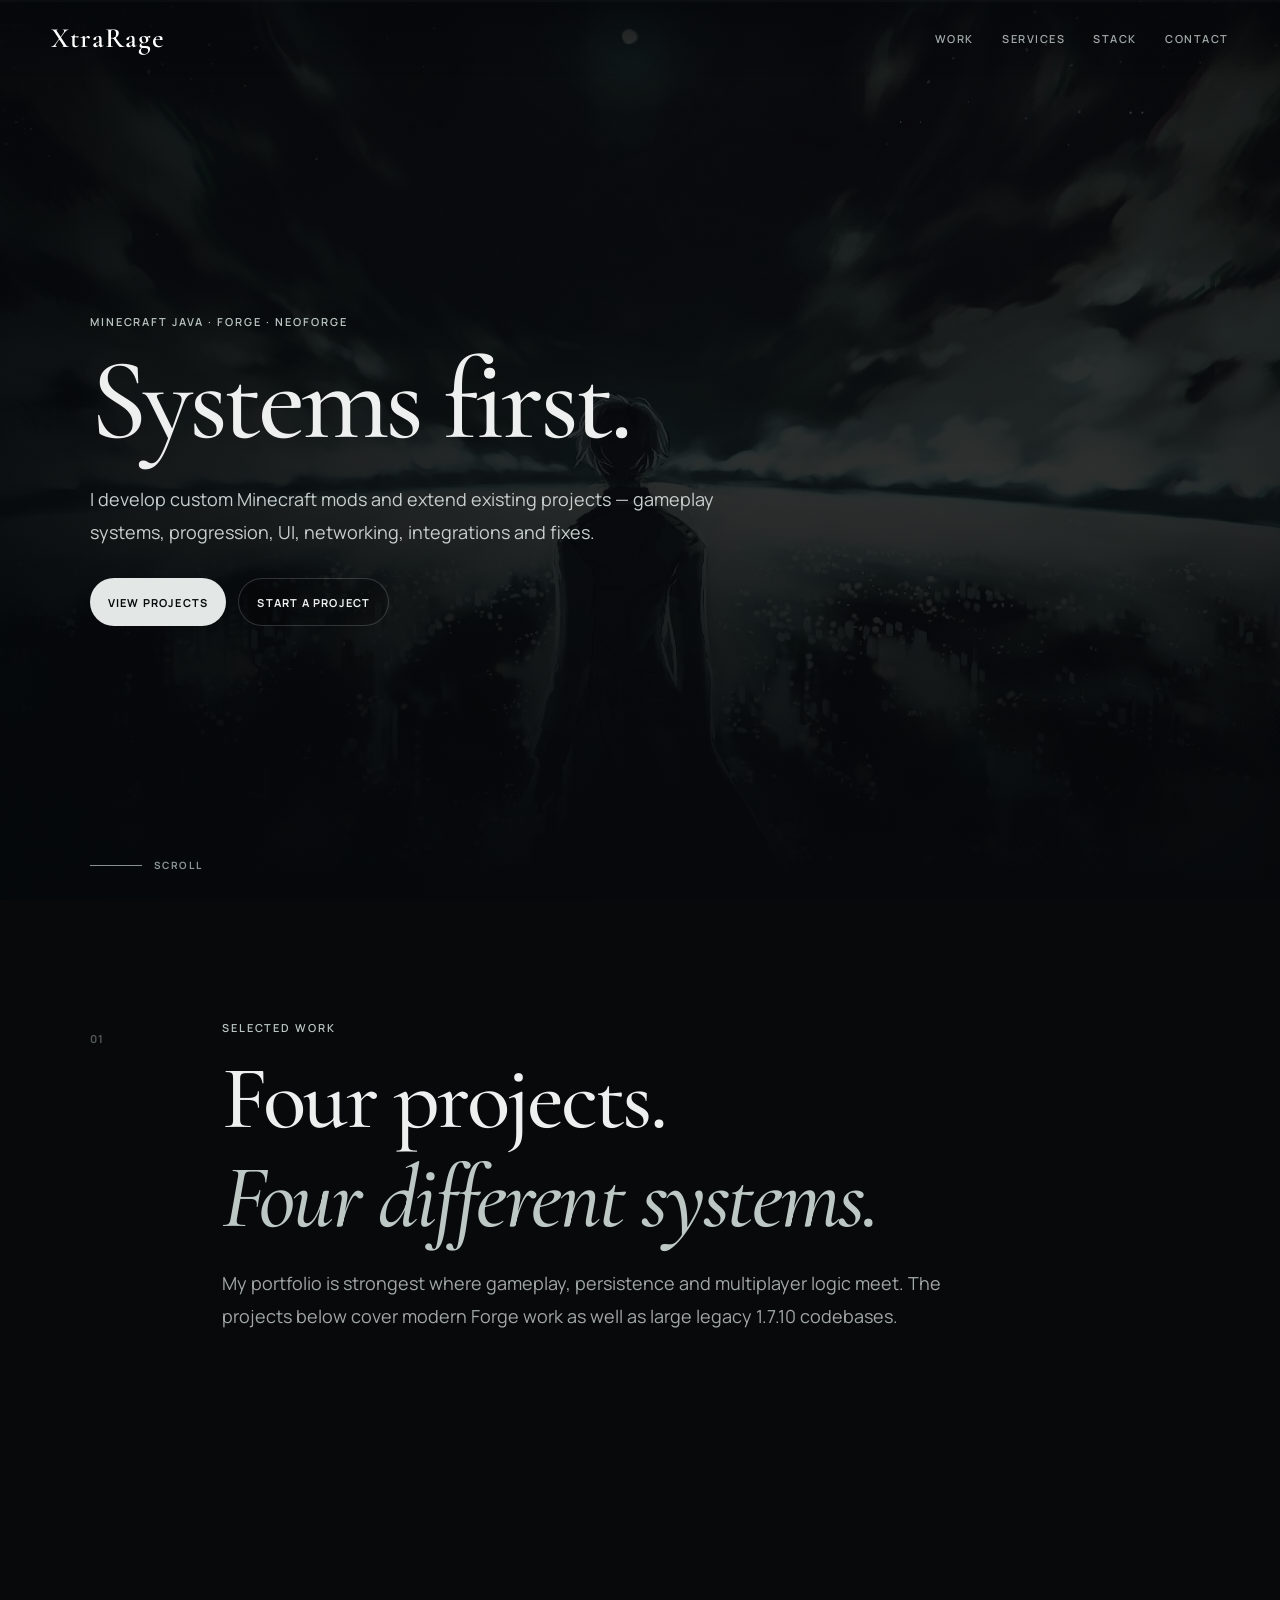
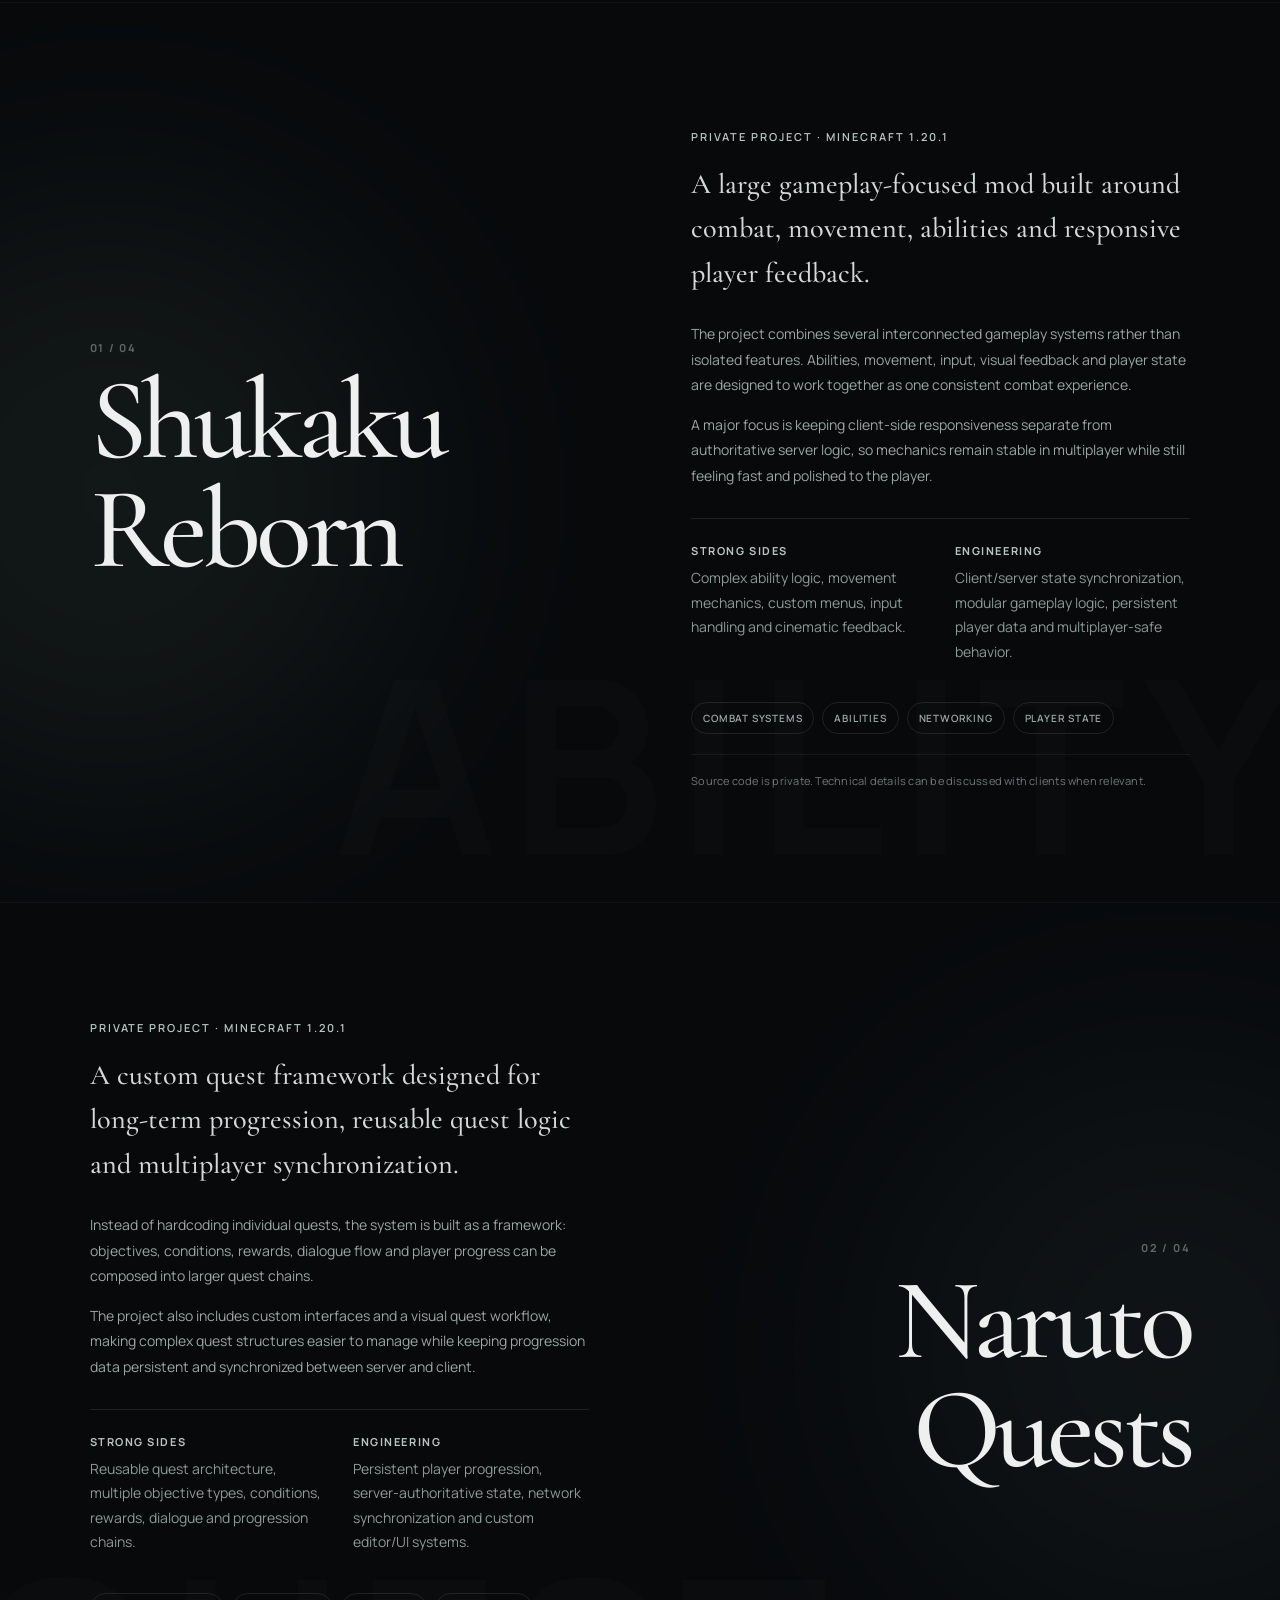
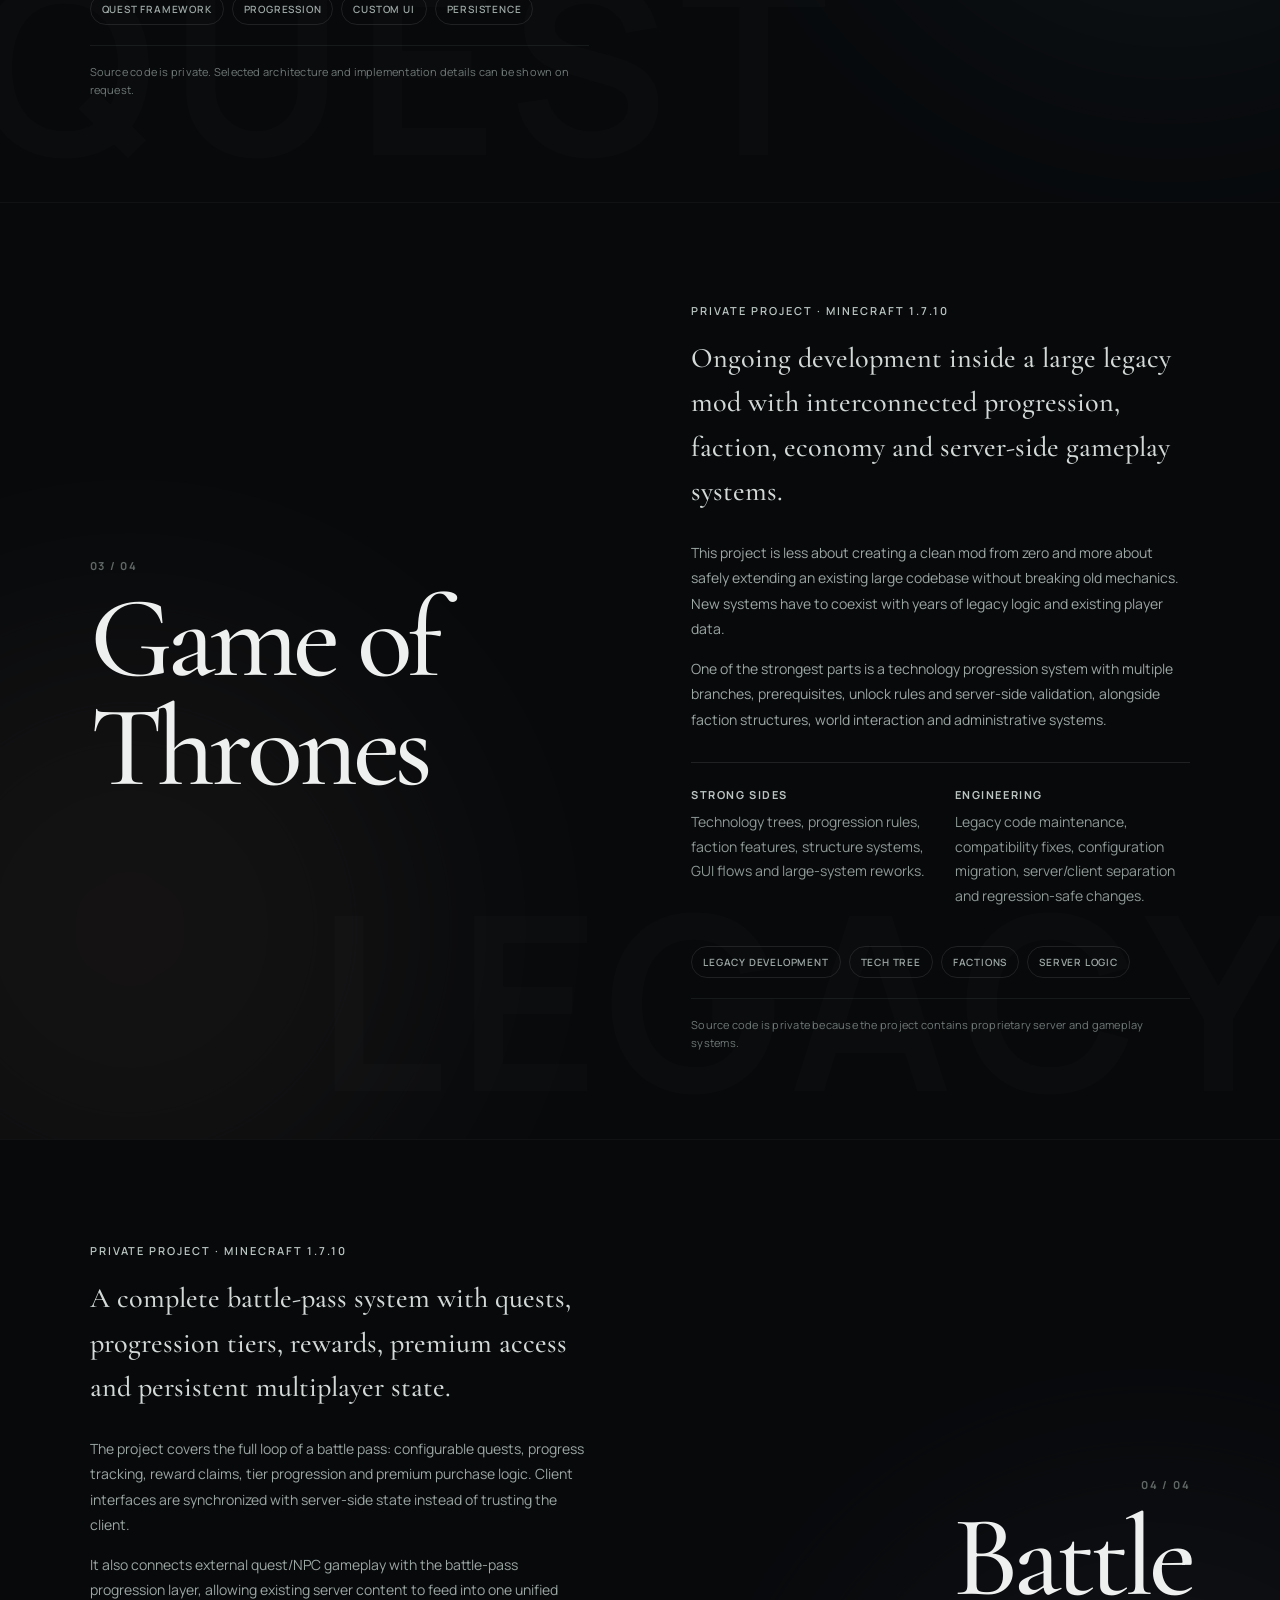
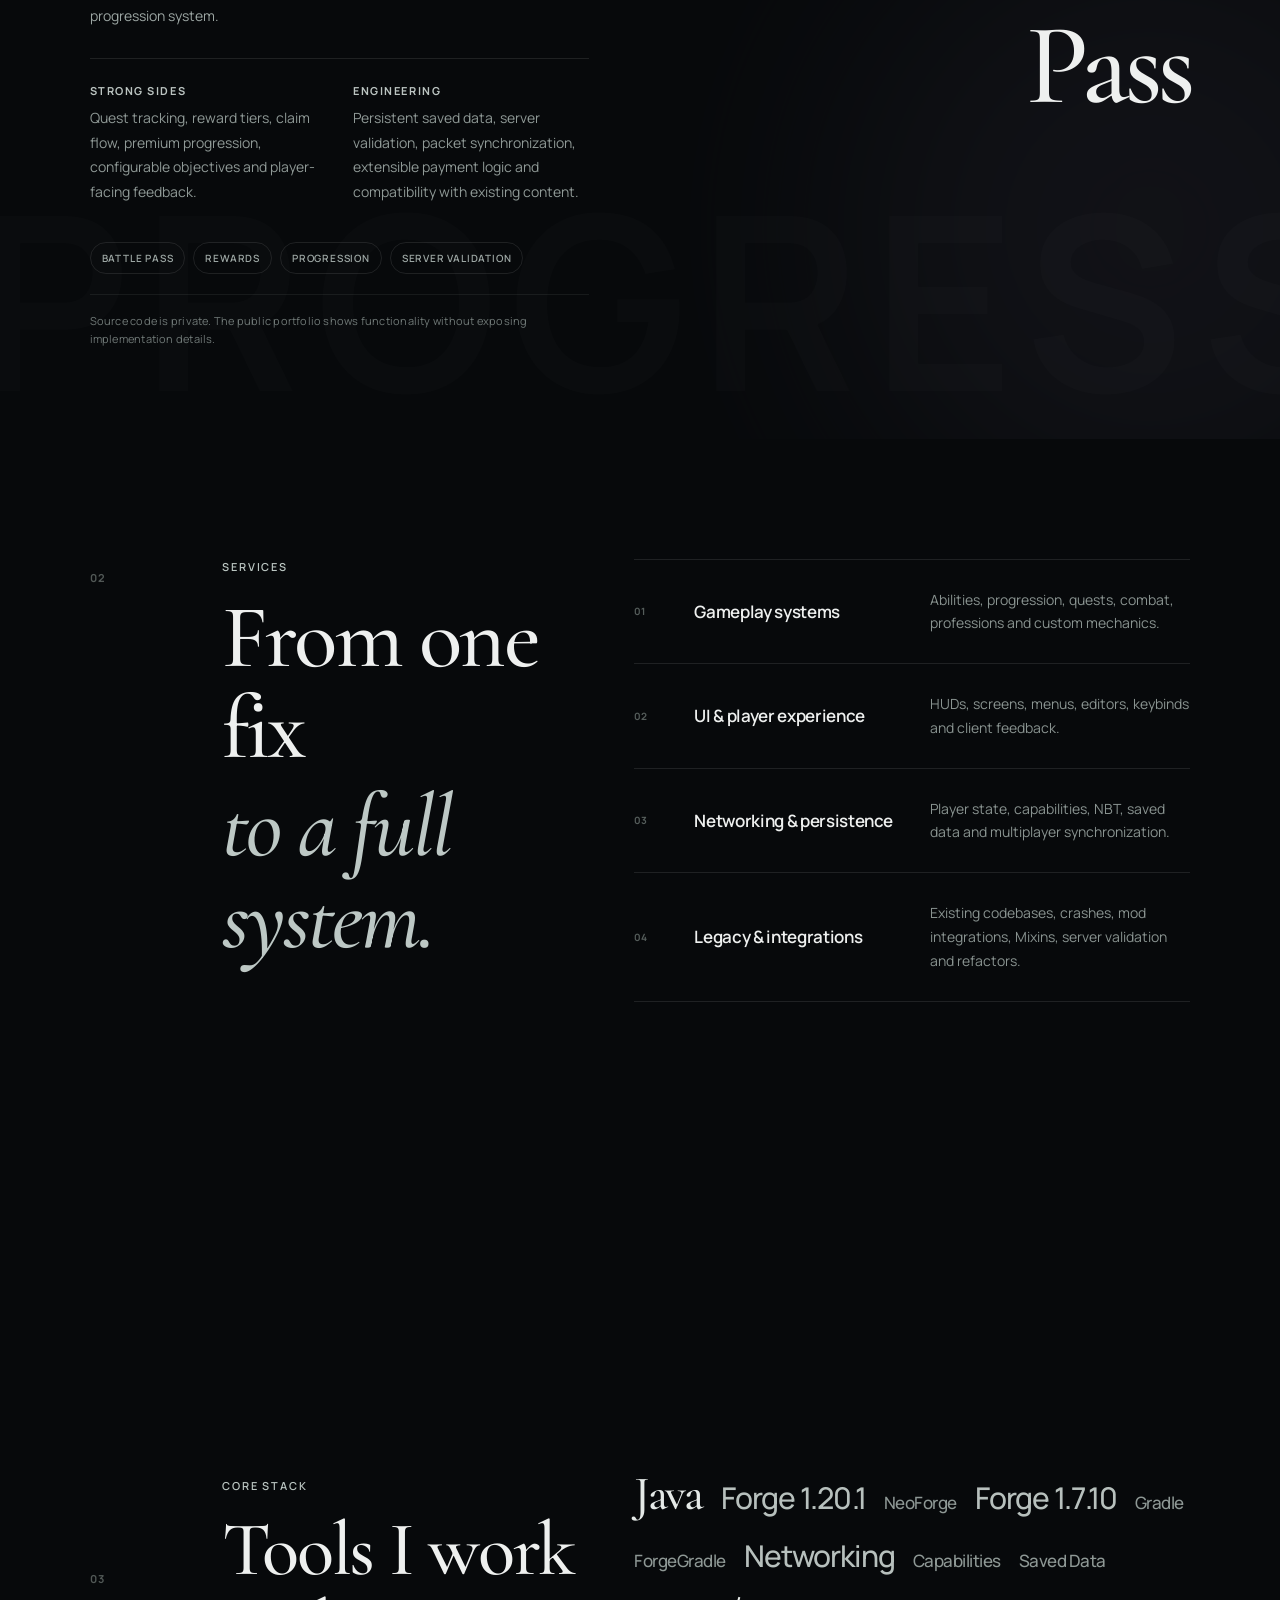
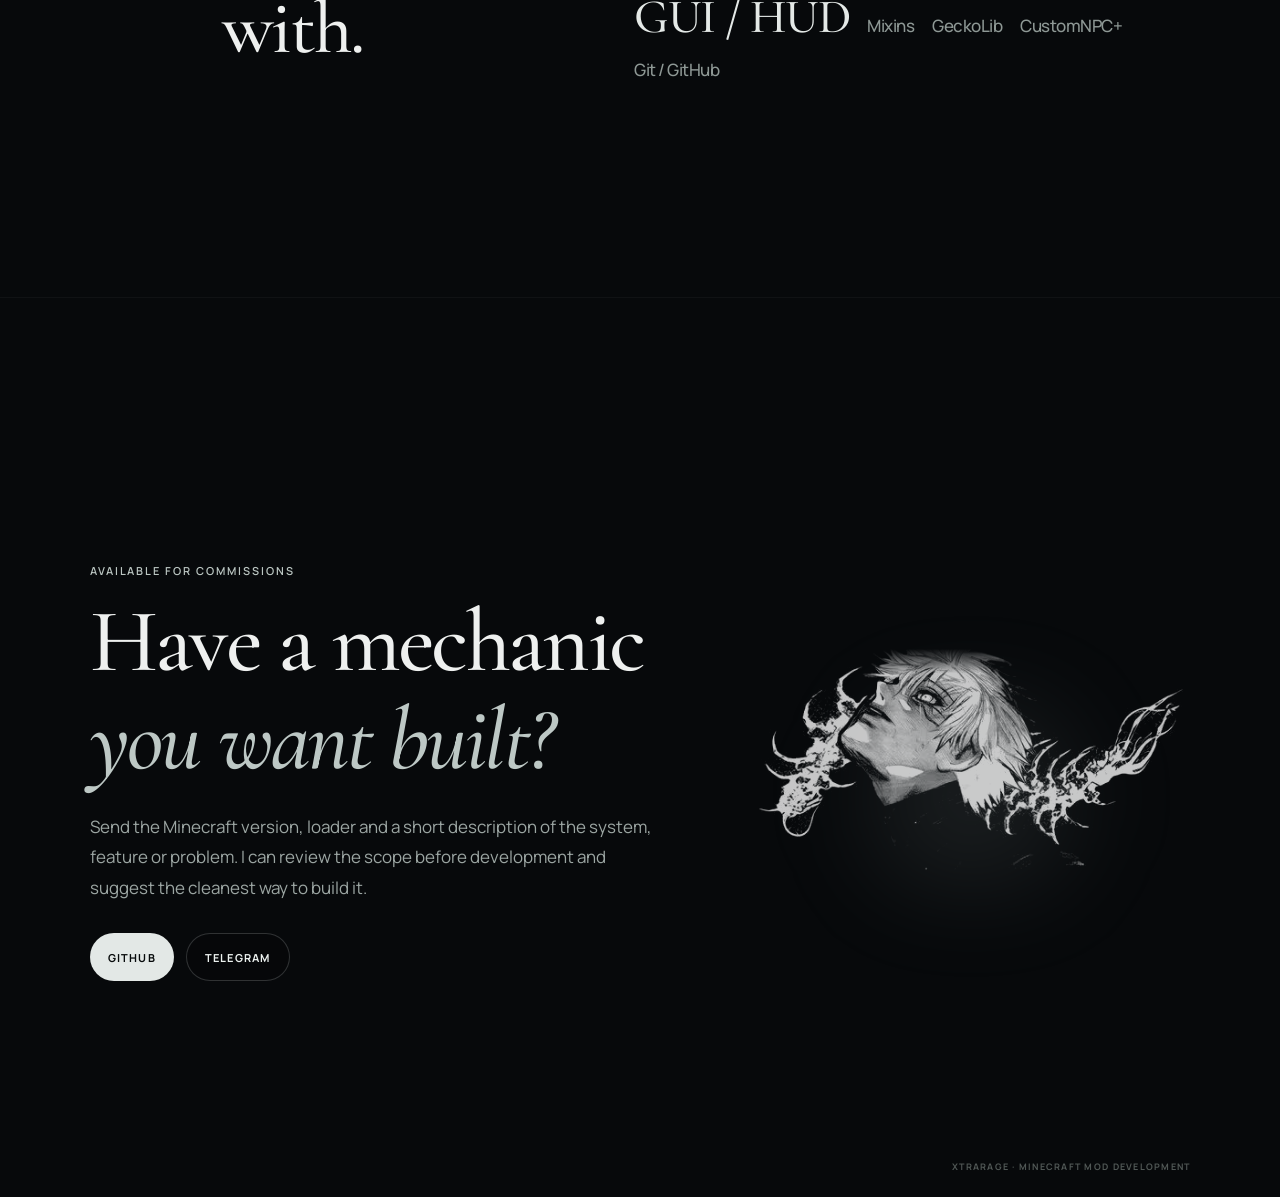
<file: index.html>
<!doctype html>
<html lang="en">
<head>
  <meta charset="utf-8">
  <meta name="viewport" content="width=device-width,initial-scale=1">
  <meta name="description" content="XtraRage — Minecraft Forge / NeoForge developer">
  <title>XtraRage — Minecraft Mod Developer</title>

  <link rel="preconnect" href="https://fonts.googleapis.com">
  <link rel="preconnect" href="https://fonts.gstatic.com" crossorigin>
  <link href="https://fonts.googleapis.com/css2?family=Cormorant+Garamond:wght@500;600&family=Manrope:wght@400;500;600;700&display=swap" rel="stylesheet">

  <link rel="stylesheet" href="style.css">
</head>
<body>
  <div class="progress"><span></span></div>

  <header class="nav">
    <a href="#home" class="logo">XtraRage</a>
    <nav>
      <a href="#work">Work</a>
      <a href="#services">Services</a>
      <a href="#stack">Stack</a>
      <a href="#contact">Contact</a>
    </nav>
  </header>

  <main>
    <section id="home" class="hero">
      <div class="hero-image"></div>
      <div class="hero-shade"></div>

      <div class="hero-content reveal">
        <p class="eyebrow">Minecraft Java · Forge · NeoForge</p>
        <h1>Systems first.</h1>
        <p class="lead">
          I develop custom Minecraft mods and extend existing projects —
          gameplay systems, progression, UI, networking, integrations and fixes.
        </p>

        <div class="actions">
          <a class="btn primary" href="#work">View projects</a>
          <a class="btn ghost" href="#contact">Start a project</a>
        </div>
      </div>

      <a href="#work" class="scroll">
        <span></span>
        Scroll
      </a>
    </section>

    <section id="work" class="work-intro">
      <div class="section-index">01</div>
      <div class="section-copy reveal">
        <p class="eyebrow">Selected work</p>
        <h2>Four projects.<br><em>Four different systems.</em></h2>
        <p>
          My portfolio is strongest where gameplay, persistence and multiplayer logic meet.
          The projects below cover modern Forge work as well as large legacy 1.7.10 codebases.
        </p>
      </div>
    </section>

    <section class="project left" data-tone="green">
      <div class="project-title reveal">
        <span>01 / 04</span>
        <h3>Shukaku<br>Reborn</h3>
      </div>

      <div class="project-body reveal">
        <p class="eyebrow">Private Project · Minecraft 1.20.1</p>
        <p class="project-lead">
          A large gameplay-focused mod built around combat, movement, abilities
          and responsive player feedback.
        </p>

        <div class="project-description">
          <p>
            The project combines several interconnected gameplay systems rather than
            isolated features. Abilities, movement, input, visual feedback and player state
            are designed to work together as one consistent combat experience.
          </p>
          <p>
            A major focus is keeping client-side responsiveness separate from authoritative
            server logic, so mechanics remain stable in multiplayer while still feeling fast
            and polished to the player.
          </p>
        </div>

        <div class="details">
          <div>
            <b>Strong sides</b>
            <p>Complex ability logic, movement mechanics, custom menus, input handling and cinematic feedback.</p>
          </div>
          <div>
            <b>Engineering</b>
            <p>Client/server state synchronization, modular gameplay logic, persistent player data and multiplayer-safe behavior.</p>
          </div>
        </div>

        <div class="tags">
          <span>Combat Systems</span><span>Abilities</span><span>Networking</span><span>Player State</span>
        </div>

        <p class="private-note">Source code is private. Technical details can be discussed with clients when relevant.</p>
      </div>

      <div class="watermark">ABILITY</div>
    </section>

    <section class="project right" data-tone="blue">
      <div class="project-body reveal">
        <p class="eyebrow">Private Project · Minecraft 1.20.1</p>
        <p class="project-lead">
          A custom quest framework designed for long-term progression,
          reusable quest logic and multiplayer synchronization.
        </p>

        <div class="project-description">
          <p>
            Instead of hardcoding individual quests, the system is built as a framework:
            objectives, conditions, rewards, dialogue flow and player progress can be composed
            into larger quest chains.
          </p>
          <p>
            The project also includes custom interfaces and a visual quest workflow,
            making complex quest structures easier to manage while keeping progression data
            persistent and synchronized between server and client.
          </p>
        </div>

        <div class="details">
          <div>
            <b>Strong sides</b>
            <p>Reusable quest architecture, multiple objective types, conditions, rewards, dialogue and progression chains.</p>
          </div>
          <div>
            <b>Engineering</b>
            <p>Persistent player progression, server-authoritative state, network synchronization and custom editor/UI systems.</p>
          </div>
        </div>

        <div class="tags">
          <span>Quest Framework</span><span>Progression</span><span>Custom UI</span><span>Persistence</span>
        </div>

        <p class="private-note">Source code is private. Selected architecture and implementation details can be shown on request.</p>
      </div>

      <div class="project-title reveal">
        <span>02 / 04</span>
        <h3>Naruto<br>Quests</h3>
      </div>

      <div class="watermark">QUEST</div>
    </section>

    <section class="project left" data-tone="ember">
      <div class="project-title reveal">
        <span>03 / 04</span>
        <h3>Game of<br>Thrones</h3>
      </div>

      <div class="project-body reveal">
        <p class="eyebrow">Private Project · Minecraft 1.7.10</p>
        <p class="project-lead">
          Ongoing development inside a large legacy mod with interconnected
          progression, faction, economy and server-side gameplay systems.
        </p>

        <div class="project-description">
          <p>
            This project is less about creating a clean mod from zero and more about safely
            extending an existing large codebase without breaking old mechanics.
            New systems have to coexist with years of legacy logic and existing player data.
          </p>
          <p>
            One of the strongest parts is a technology progression system with multiple branches,
            prerequisites, unlock rules and server-side validation, alongside faction structures,
            world interaction and administrative systems.
          </p>
        </div>

        <div class="details">
          <div>
            <b>Strong sides</b>
            <p>Technology trees, progression rules, faction features, structure systems, GUI flows and large-system reworks.</p>
          </div>
          <div>
            <b>Engineering</b>
            <p>Legacy code maintenance, compatibility fixes, configuration migration, server/client separation and regression-safe changes.</p>
          </div>
        </div>

        <div class="tags">
          <span>Legacy Development</span><span>Tech Tree</span><span>Factions</span><span>Server Logic</span>
        </div>

        <p class="private-note">Source code is private because the project contains proprietary server and gameplay systems.</p>
      </div>

      <div class="watermark">LEGACY</div>
    </section>

    <section class="project right" data-tone="violet">
      <div class="project-body reveal">
        <p class="eyebrow">Private Project · Minecraft 1.7.10</p>
        <p class="project-lead">
          A complete battle-pass system with quests, progression tiers,
          rewards, premium access and persistent multiplayer state.
        </p>

        <div class="project-description">
          <p>
            The project covers the full loop of a battle pass: configurable quests,
            progress tracking, reward claims, tier progression and premium purchase logic.
            Client interfaces are synchronized with server-side state instead of trusting the client.
          </p>
          <p>
            It also connects external quest/NPC gameplay with the battle-pass progression layer,
            allowing existing server content to feed into one unified progression system.
          </p>
        </div>

        <div class="details">
          <div>
            <b>Strong sides</b>
            <p>Quest tracking, reward tiers, claim flow, premium progression, configurable objectives and player-facing feedback.</p>
          </div>
          <div>
            <b>Engineering</b>
            <p>Persistent saved data, server validation, packet synchronization, extensible payment logic and compatibility with existing content.</p>
          </div>
        </div>

        <div class="tags">
          <span>Battle Pass</span><span>Rewards</span><span>Progression</span><span>Server Validation</span>
        </div>

        <p class="private-note">Source code is private. The public portfolio shows functionality without exposing implementation details.</p>
      </div>

      <div class="project-title reveal">
        <span>04 / 04</span>
        <h3>Battle<br>Pass</h3>
      </div>

      <div class="watermark">PROGRESS</div>
    </section>

    <section id="services" class="services">
      <div class="section-index">02</div>

      <div class="service-heading reveal">
        <p class="eyebrow">Services</p>
        <h2>From one fix<br><em>to a full system.</em></h2>
      </div>

      <div class="service-list reveal">
        <div><span>01</span><h4>Gameplay systems</h4><p>Abilities, progression, quests, combat, professions and custom mechanics.</p></div>
        <div><span>02</span><h4>UI & player experience</h4><p>HUDs, screens, menus, editors, keybinds and client feedback.</p></div>
        <div><span>03</span><h4>Networking & persistence</h4><p>Player state, capabilities, NBT, saved data and multiplayer synchronization.</p></div>
        <div><span>04</span><h4>Legacy & integrations</h4><p>Existing codebases, crashes, mod integrations, Mixins, server validation and refactors.</p></div>
      </div>
    </section>

    <section id="stack" class="stack">
      <div class="section-index">03</div>

      <div class="stack-heading reveal">
        <p class="eyebrow">Core stack</p>
        <h2>Tools I work with.</h2>
      </div>

      <div class="stack-cloud reveal">
        <span class="xl">Java</span>
        <span class="lg">Forge 1.20.1</span>
        <span>NeoForge</span>
        <span class="lg">Forge 1.7.10</span>
        <span>Gradle</span>
        <span>ForgeGradle</span>
        <span class="lg">Networking</span>
        <span>Capabilities</span>
        <span>Saved Data</span>
        <span class="xl">GUI / HUD</span>
        <span>Mixins</span>
        <span>GeckoLib</span>
        <span>CustomNPC+</span>
        <span>Git / GitHub</span>
      </div>
    </section>

    <section id="contact" class="contact">
      <div class="contact-layout">
        <div class="contact-inner reveal">
          <p class="eyebrow">Available for commissions</p>
          <h2>Have a mechanic<br><em>you want built?</em></h2>
          <p>
            Send the Minecraft version, loader and a short description of the system,
            feature or problem. I can review the scope before development and suggest
            the cleanest way to build it.
          </p>
          <div class="actions">
            <a class="btn primary" href="https://github.com/xxtrarage">GitHub</a>
            <a class="btn ghost" href="https://t.me/x3dsz" target="_blank" rel="noopener noreferrer">Telegram</a>
          </div>
        </div>

        <div class="contact-art reveal" aria-hidden="true">
          <img src="contact-art.jpg" alt="">
        </div>
      </div>

      <footer>XtraRage · Minecraft Mod Development</footer>
    </section>
  </main>

  <script src="script.js"></script>
</body>
</html>
</file>
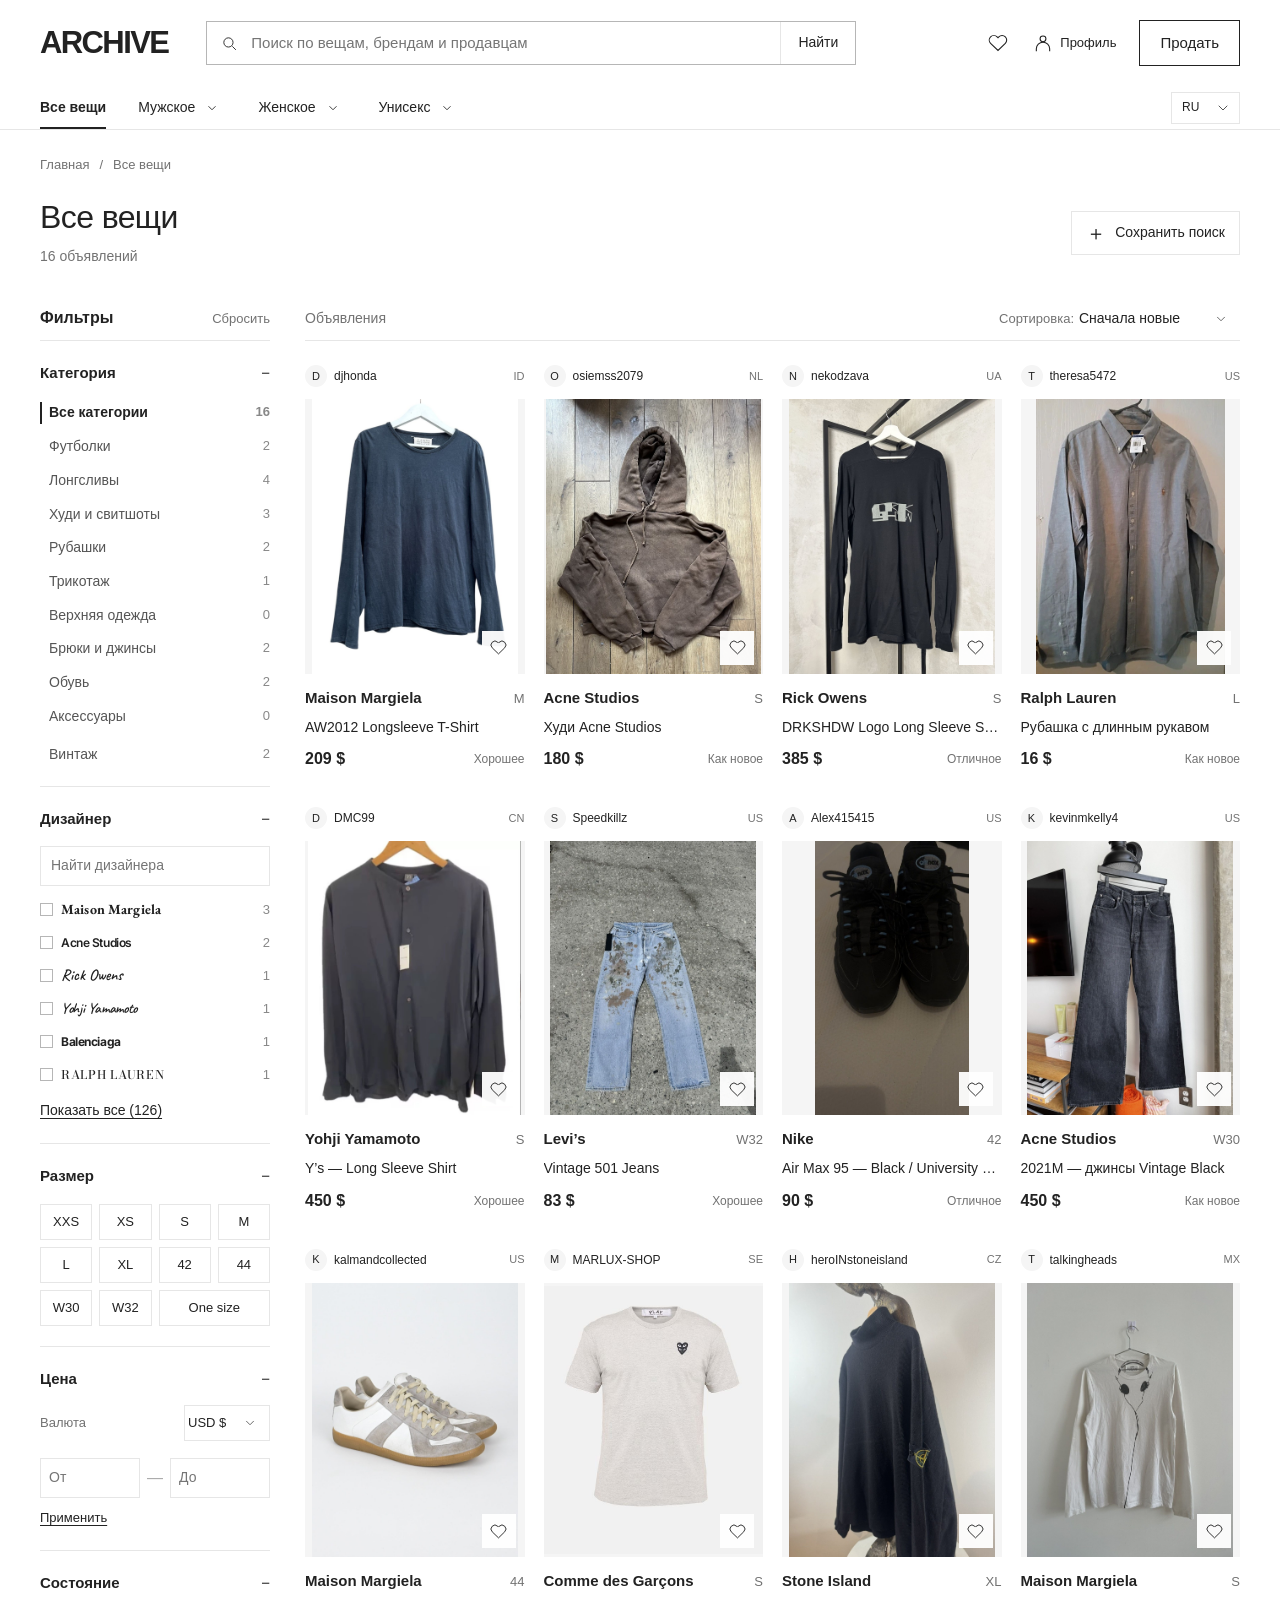
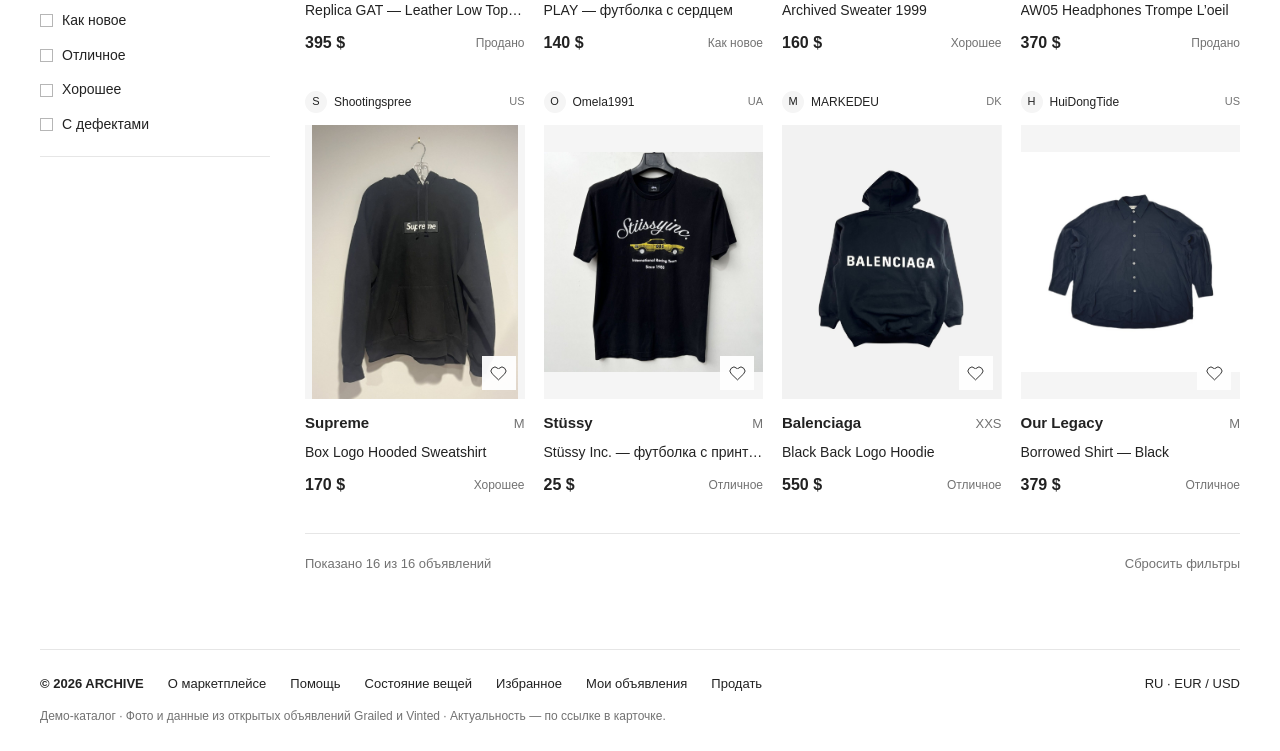
<file: archive/index.html>
<!doctype html><html lang="ru"><head><meta charset="UTF-8"><meta name="viewport" content="width=device-width,initial-scale=1"><meta name="description" content="Каталог дизайнерской и винтажной одежды от независимых продавцов. Поиск по бренду, категории, размеру и цене."><title>ARCHIVE — маркетплейс одежды</title><link rel="stylesheet" href="brand-fonts.css"><link rel="stylesheet" href="style.css"><link rel="stylesheet" href="product.css"><link rel="stylesheet" href="motion.css"><link rel="stylesheet" href="forms.css"><link rel="stylesheet" href="navigation.css"><link rel="stylesheet" href="profile.css"><link rel="stylesheet" href="language.css"></head><body>
<header class="site-header"><div class="header-main wrap"><a class="wordmark" href="#catalog" id="home">ARCHIVE</a><form class="search" id="searchForm" role="search"><span id="search-icon"></span><input id="search" type="search" placeholder="Поиск по вещам, брендам и продавцам" aria-label="Поиск по каталогу"><button type="submit" aria-label="Искать">Найти</button></form><div class="utilities"><button id="wishlist" class="icon-button" aria-label="Избранное"></button><button id="account" class="icon-button" aria-label="Мой профиль"></button><button id="sell" class="sell-link">Продать</button></div></div><div class="nav-bar wrap"><nav class="main-nav" aria-label="Основная навигация"><button class="active" data-gender="all">Все вещи</button><div class="department-nav-group" data-department="men"><button data-gender="men">Мужское</button><button class="department-toggle" data-department-toggle="men" aria-label="Категории: Мужское" aria-expanded="false" aria-controls="departmentPopover"><svg viewBox="0 0 24 24" fill="none" stroke="currentColor" stroke-width="1.5" aria-hidden="true"><path d="m6 9 6 6 6-6"/></svg></button></div><div class="department-nav-group" data-department="women"><button data-gender="women">Женское</button><button class="department-toggle" data-department-toggle="women" aria-label="Категории: Женское" aria-expanded="false" aria-controls="departmentPopover"><svg viewBox="0 0 24 24" fill="none" stroke="currentColor" stroke-width="1.5" aria-hidden="true"><path d="m6 9 6 6 6-6"/></svg></button></div><div class="department-nav-group" data-department="unisex"><button data-gender="unisex">Унисекс</button><button class="department-toggle" data-department-toggle="unisex" aria-label="Категории: Унисекс" aria-expanded="false" aria-controls="departmentPopover"><svg viewBox="0 0 24 24" fill="none" stroke="currentColor" stroke-width="1.5" aria-hidden="true"><path d="m6 9 6 6 6-6"/></svg></button></div></nav><label class="language-control"><span class="sr-only">Язык сайта</span><select data-language-select aria-label="Язык сайта" data-i18n-ignore><option value="ru">RU</option><option value="en">EN</option></select></label></div><section id="departmentPopover" class="department-popover" aria-labelledby="departmentTitle" hidden></section></header>
<main id="catalog" class="wrap"><div class="breadcrumb"><button id="breadcrumbHome">Главная</button><span>/</span><span id="breadcrumbCurrent">Все вещи</span></div><div class="page-heading"><div><h1 id="catalogTitle">Все вещи</h1><p id="resultCount" aria-live="polite"></p></div><button id="saveSearch" class="save-search"><span>＋</span> Сохранить поиск</button></div><div class="market-layout"><aside id="filterSidebar" class="filter-sidebar" aria-label="Фильтры каталога"><div class="sidebar-title"><span>Фильтры</span><button id="reset">Сбросить</button><button id="closeFilters" aria-label="Закрыть фильтры">✕</button></div><details open><summary>Категория <span>−</span></summary><div id="categories" class="category-list"></div></details><details open id="designerSection"><summary>Дизайнер <span>−</span></summary><input id="brandSearch" class="brand-search" placeholder="Найти дизайнера" aria-label="Поиск дизайнера"><div id="brandFilters" class="brand-list"></div><button id="toggleBrands" class="toggle-brands" aria-controls="brandFilters" aria-expanded="false">Показать все</button></details><details open><summary>Размер <span>−</span></summary><div id="sizeFilters" class="size-grid"></div></details><details open><summary>Цена <span>−</span></summary><label class="price-currency-label">Валюта<select id="priceCurrency"><option value="USD">USD $</option><option value="EUR">EUR €</option></select></label><form id="priceForm"><div class="price-inputs"><label><span class="sr-only">Минимальная цена</span><input id="minPrice" type="number" min="0" max="100000" placeholder="От"></label><span>—</span><label><span class="sr-only">Максимальная цена</span><input id="maxPrice" type="number" min="0" max="100000" placeholder="До"></label></div><button class="price-apply" type="submit">Применить</button></form></details><details open><summary>Состояние <span>−</span></summary><div id="conditionFilters" class="check-list"></div></details><button id="applyMobileFilters" class="outline mobile-apply">Показать вещи</button></aside><section class="results" aria-label="Объявления"><div class="results-toolbar"><button id="openFilters" class="mobile-filter-button" aria-controls="filterSidebar" aria-expanded="false">Фильтры <span id="filterCount"></span></button><div class="view-label">Объявления</div><label class="sort-label">Сортировка: <select id="sort"><option value="new">Сначала новые</option><option value="low">Сначала дешевле</option><option value="high">Сначала дороже</option></select></label></div><div id="activeFilters" class="active-filters"></div><div id="products" class="product-grid"></div><div class="catalog-end"><span id="shownCount"></span><button id="showAll">Сбросить фильтры</button></div></section></div></main>
<main id="profilePage" class="wrap" hidden></main><main id="productPage" class="wrap item-page" hidden></main>
<button id="filterBackdrop" class="filter-backdrop" aria-label="Закрыть фильтры" hidden></button><footer class="wrap"><div class="footer-links"><span>© 2026 ARCHIVE</span><button data-info="about">О маркетплейсе</button><button data-info="guide">Помощь</button><button data-info="condition">Состояние вещей</button><button id="footerFavorites">Избранное</button><button id="footerMyListings">Мои объявления</button><button id="footerSell">Продать</button><span class="currency">RU · EUR / USD</span></div><p class="demo-note">Демо-каталог · Фото и данные из открытых объявлений Grailed и Vinted · Актуальность — по ссылке в карточке.</p></footer><dialog id="modal"><button id="closeModal" class="modal-close" aria-label="Закрыть">✕</button><div id="modalContent"></div></dialog><div class="toast" id="toast" role="status"></div><script src="brands.js"></script><script src="forms.js"></script><script src="app.js"></script><script src="product.js"></script><script src="motion.js"></script><script src="navigation.js"></script><script src="profile.js"></script><script src="translations.js"></script><script src="language.js"></script></body></html>
</file>
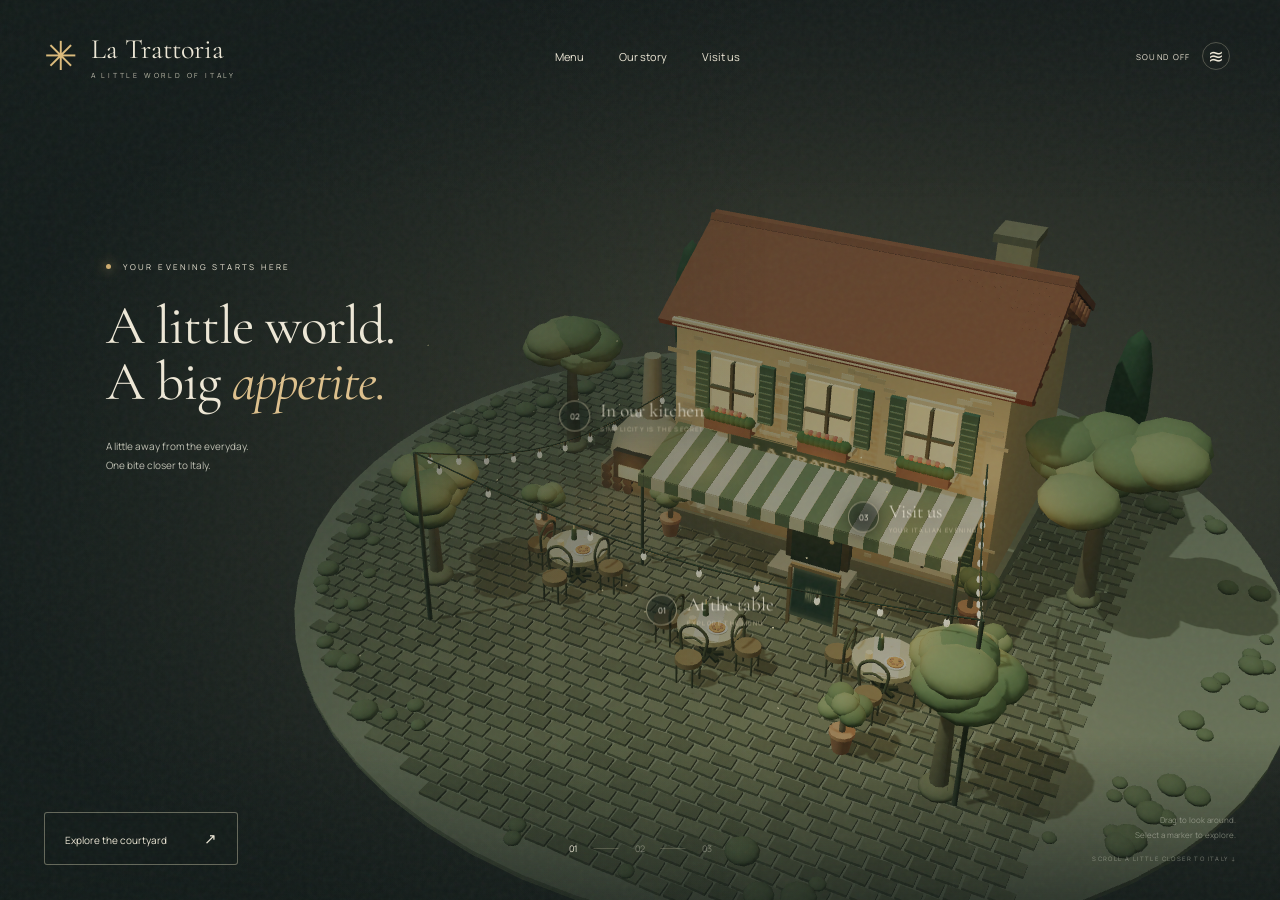
<file: la-trattoria/index.html>
<!doctype html><html lang="en"><head><meta charset="utf-8"><meta name="viewport" content="width=device-width, initial-scale=1"><meta name="theme-color" content="#171c1b"><title>La Trattoria — a little world of Italy</title><meta name="description" content="Step into the little world of La Trattoria. Explore our Italian courtyard, discover the pizza menu and try a table reservation."><link rel="stylesheet" href="style.css"></head><body>
<div class="backdrop"></div><div id="world" aria-label="Interactive 3D scene of an Italian restaurant"></div><div class="vignette"></div><div class="grain" aria-hidden="true"></div>
<header><a class="logo" href="#" aria-label="La Trattoria — home"><span class="logo-icon">✳</span><span>La Trattoria<small>A LITTLE WORLD OF ITALY</small></span></a><nav aria-label="Navigation"><button data-panel="menu">Menu</button><button data-panel="story">Our story</button><button data-panel="visit">Visit us</button></nav><button id="ambience" class="sound" aria-pressed="false" aria-label="Enable ambient sound"><span>SOUND OFF</span><i>≋</i></button></header>
<main><section class="intro" id="intro"><div class="eyebrow"><span></span> YOUR EVENING STARTS HERE</div><h1>A little world.<br>A big <em>appetite.</em></h1><p>A little away from the everyday.<br>One bite closer to Italy.</p></section><div id="markers"><button class="marker" id="marker-menu" data-panel="menu"><span class="dot">01</span><span class="marker-name">At the table <small>EXPLORE THE MENU</small></span></button><button class="marker" id="marker-story" data-panel="story"><span class="dot">02</span><span class="marker-name">In our kitchen <small>SIMPLICITY IS THE SECRET</small></span></button><button class="marker" id="marker-visit" data-panel="visit"><span class="dot">03</span><span class="marker-name">Visit us <small>YOUR ITALIAN EVENING</small></span></button></div>
<div class="bottom-bar"><button id="explore" class="outline">Explore the courtyard <span>↗</span></button><div class="chapters" aria-label="Scene viewpoints"><button data-view="0" aria-label="Courtyard overview" class="active" aria-pressed="true">01</button><span></span><button data-view="1" aria-label="At the table" aria-pressed="false">02</button><span></span><button data-view="2" aria-label="The kitchen" aria-pressed="false">03</button></div><div class="hint">Drag to look around.<br>Select a marker to explore.<span>SCROLL A LITTLE CLOSER TO ITALY ↓</span></div></div><div id="fallback" hidden><p>Welcome to La Trattoria.</p><button class="outline" data-panel="menu">Open the menu</button></div></main>
<dialog id="panel" aria-labelledby="panel-title"><button id="close" class="close" aria-label="Close">✕</button><div id="panel-body"></div></dialog><div class="loading" id="loading"><div>La Trattoria<small>SETTING THE TABLE</small></div><span></span></div><script type="module" src="app.js?v=english-1"></script></body></html>
</file>
<file: style.css>
:root{
  --bg:#07090b;
  --text:#eef0ef;
  --muted:#a0a7a5;
  --soft:#69706e;
  --line:rgba(238,243,241,.10);
  --serif:"Cormorant Garamond", Georgia, serif;
  --sans:"Manrope", Arial, sans-serif;
}
*{box-sizing:border-box}
html{scroll-behavior:smooth}
body{
  margin:0;background:var(--bg);color:var(--text);
  font-family:var(--sans);overflow-x:hidden;
}
.progress{
  position:fixed;left:0;right:0;top:0;height:2px;z-index:50;
  background:rgba(255,255,255,.025)
}
.progress span{display:block;width:0;height:100%;background:#d7dfdc}
.nav{
  position:fixed;top:0;left:0;right:0;height:76px;z-index:40;
  padding:0 4vw;display:flex;align-items:center;justify-content:space-between;
  background:linear-gradient(180deg,rgba(5,8,10,.74),transparent);
}
.logo{font:600 28px var(--serif);letter-spacing:.04em;color:white;text-decoration:none}
.nav nav{display:flex;gap:28px}
.nav nav a{
  font-size:11px;font-weight:600;letter-spacing:.14em;text-transform:uppercase;
  color:#a2aaa8;text-decoration:none
}
.nav nav a:hover{color:white}

.hero{
  min-height:100vh;position:relative;display:flex;align-items:center;
  padding:120px 7vw 80px;overflow:hidden
}
.hero-image{
  position:absolute;inset:0;background:url("hero-bg.jpg") center/cover no-repeat;
  transform:scale(1.05);filter:saturate(.72) brightness(.58)
}
.hero-shade{
  position:absolute;inset:0;background:
    linear-gradient(90deg,rgba(5,8,10,.88) 0%,rgba(5,8,10,.56) 48%,rgba(5,8,10,.50)),
    linear-gradient(180deg,rgba(5,8,10,.08),rgba(5,8,10,.38) 55%,#07090b 100%)
}
.hero-content{position:relative;z-index:2;max-width:950px}
.eyebrow{
  margin:0 0 18px;color:#bbc6c2;font-size:11px;font-weight:600;
  letter-spacing:.18em;text-transform:uppercase
}
h1,h2,h3,h4,p{margin-top:0}
.hero h1{
  margin-bottom:0;font:500 clamp(64px,9vw,132px)/.94 var(--serif);
  letter-spacing:-.035em;max-width:1050px
}
.hero h1 em,h2 em{
  font-weight:500;color:#bdc8c5
}
.hero h1 em{
  display:inline-block;
  margin-top:.10em;
  line-height:.96;
}
.section-copy h2 em,
.service-heading h2 em,
.stack-heading h2 em,
.contact h2 em{
  display:block;
  margin-top:.08em;
  line-height:1.02;
}
.lead{
  max-width:690px;margin-top:28px;color:#c7cfcd;font-size:18px;line-height:1.8
}
.actions{display:flex;gap:12px;flex-wrap:wrap;margin-top:30px}
.btn{
  min-height:48px;padding:0 18px;border-radius:999px;text-decoration:none;
  display:inline-flex;align-items:center;justify-content:center;
  text-transform:uppercase;letter-spacing:.11em;font-size:11px;font-weight:700;
  transition:.2s ease
}
.btn:hover{transform:translateY(-2px)}
.primary{background:#e3e8e6;color:#080b0c}
.ghost{border:1px solid rgba(238,243,241,.18);color:#ecf1ef;background:rgba(0,0,0,.12)}
.scroll{
  position:absolute;left:7vw;bottom:28px;z-index:3;color:#8b9693;text-decoration:none;
  display:flex;align-items:center;gap:12px;text-transform:uppercase;
  letter-spacing:.16em;font-size:10px;font-weight:700
}
.scroll span{width:52px;height:1px;background:#87908e;position:relative;overflow:hidden}
.scroll span:after{
  content:"";position:absolute;left:-30%;top:0;width:30%;height:1px;background:white;
  animation:scan 1.8s infinite
}
@keyframes scan{to{left:110%}}

.work-intro,.services,.stack{
  position:relative;padding:120px 7vw;min-height:78vh;
  display:grid;grid-template-columns:90px 1fr;gap:42px
}
.section-index{color:#515856;font-size:11px;font-weight:700;letter-spacing:.15em;padding-top:11px}
.section-copy{max-width:850px}
.section-copy h2,.service-heading h2,.stack-heading h2,.contact h2{
  margin:0;font:500 clamp(52px,7vw,106px)/1.02 var(--serif);
  letter-spacing:-.03em
}
.section-copy > p:not(.eyebrow){
  max-width:720px;color:var(--muted);font-size:18px;line-height:1.85;margin-top:24px
}

.project{
  min-height:100vh;padding:100px 7vw 86px;position:relative;overflow:hidden;
  display:grid;grid-template-columns:1fr 1fr;gap:8vw;align-items:center;
  border-top:1px solid rgba(255,255,255,.035)
}
.project:before{
  content:"";position:absolute;width:620px;height:620px;border-radius:50%;
  filter:blur(125px);opacity:.105;transition:.8s ease;pointer-events:none
}
.project[data-tone="green"]:before{background:#6e8e83;left:-200px;top:20%}
.project[data-tone="blue"]:before{background:#526c7b;right:-200px;top:15%}
.project[data-tone="ember"]:before{background:#82665b;left:-180px;bottom:-100px}
.project[data-tone="violet"]:before{background:#665d79;right:-180px;bottom:-100px}

.project-title,.project-body{position:relative;z-index:2}
.project-title > span{
  color:#606865;font-size:11px;font-weight:700;letter-spacing:.16em
}
.project-title h3{
  margin:10px 0 0;font:500 clamp(68px,9vw,140px)/.94 var(--serif);
  letter-spacing:-.045em
}
.project-body{max-width:620px}
.project-lead{
  color:#d3d9d7;font:500 24px/1.58 var(--serif);
  font-size:clamp(23px,2.2vw,32px);margin-bottom:34px
}
.project-description{
  margin:-8px 0 30px;
  max-width:610px;
}
.project-description p{
  margin:0 0 14px;
  color:#9ca6a3;
  font-size:14px;
  line-height:1.82;
}
.private-note{
  margin:20px 0 0;
  padding-top:17px;
  border-top:1px solid rgba(238,243,241,.07);
  color:#707977;
  font-size:11px;
  line-height:1.65;
  letter-spacing:.02em;
}

.details{
  display:grid;grid-template-columns:1fr 1fr;gap:28px;
  border-top:1px solid var(--line);padding-top:24px
}
.details b{
  display:block;margin-bottom:8px;font-size:11px;letter-spacing:.14em;
  text-transform:uppercase;color:#bbc4c1
}
.details p{color:#8f9996;font-size:14px;line-height:1.75}
.tags{display:flex;flex-wrap:wrap;gap:8px;margin-top:24px}
.tags span{
  padding:8px 11px;border:1px solid var(--line);border-radius:999px;
  color:#9da7a4;text-transform:uppercase;letter-spacing:.08em;font-size:10px;font-weight:600
}
.project.right .project-body{order:1}
.project.right .project-title{order:2;text-align:right}
.watermark{
  position:absolute;right:-2vw;bottom:-2vw;z-index:0;
  font-size:clamp(110px,19vw,300px);font-weight:700;letter-spacing:.05em;
  color:rgba(255,255,255,.017);user-select:none
}
.project.right .watermark{right:auto;left:-2vw}

.services{
  grid-template-columns:90px .8fr 1.2fr;min-height:90vh;align-items:start
}
.service-heading{position:sticky;top:120px}
.service-list{border-top:1px solid var(--line)}
.service-list > div{
  display:grid;grid-template-columns:42px 1fr 1.2fr;gap:18px;
  padding:28px 0;border-bottom:1px solid var(--line);align-items:center
}
.service-list span{color:#555d5b;font-size:10px;font-weight:700}
.service-list h4{
  margin:0;font-size:17px;letter-spacing:-.02em;font-weight:600
}
.service-list p{margin:0;color:#899390;font-size:14px;line-height:1.7}

.stack{
  grid-template-columns:90px .8fr 1.2fr;align-items:center;min-height:72vh
}
.stack-heading h2{font-size:clamp(48px,6vw,88px)}
.stack-cloud{display:flex;gap:12px 18px;flex-wrap:wrap;align-items:baseline}
.stack-cloud span{
  color:#8e9895;font-size:17px;font-weight:500;letter-spacing:-.03em
}
.stack-cloud .lg{font-size:30px;color:#b7c0bd}
.stack-cloud .xl{font:500 48px var(--serif);color:#e4e9e7}

.contact{
  min-height:100vh;
  padding:120px 7vw 70px;
  display:flex;
  align-items:center;
  position:relative;
  border-top:1px solid rgba(255,255,255,.04)
}
.contact-layout{
  width:min(1240px,100%);
  margin:0 auto;
  display:grid;
  grid-template-columns:minmax(0,1.02fr) minmax(320px,.78fr);
  gap:clamp(42px,7vw,100px);
  align-items:center;
}
.contact-inner{
  max-width:760px;
}
.contact-inner > p:not(.eyebrow){
  max-width:610px;
  color:#9ca6a3;
  font-size:17px;
  line-height:1.8;
  margin-top:26px
}
.contact-art{
  position:relative;
  width:100%;
  max-width:520px;
  justify-self:end;
}
.contact-art::before{
  content:"";
  position:absolute;
  inset:12% 4% -8% 4%;
  background:radial-gradient(circle,rgba(190,205,202,.13),transparent 68%);
  filter:blur(40px);
  z-index:-1;
}
.contact-art img{
  display:block;
  width:100%;
  height:auto;
  border-radius:0;
  opacity:.90;
  filter:grayscale(1) contrast(1.08) brightness(.86);
  mix-blend-mode:screen;
  -webkit-mask-image:linear-gradient(to bottom,transparent 0%,black 10%,black 88%,transparent 100%);
  mask-image:linear-gradient(to bottom,transparent 0%,black 10%,black 88%,transparent 100%);
}
footer{
  position:absolute;right:7vw;bottom:24px;color:#515856;font-size:9px;
  text-transform:uppercase;letter-spacing:.14em;font-weight:700
}

.reveal{opacity:0;transform:translateY(28px);transition:opacity .8s ease,transform .8s ease}
.reveal.visible{opacity:1;transform:none}

@media(max-width:980px){
  .project{grid-template-columns:1fr;gap:50px;min-height:auto}
  .project.right .project-body,.project.right .project-title{order:initial;text-align:left}
  .work-intro,.services,.stack{grid-template-columns:1fr;min-height:auto}
  .section-index{display:none}
  .service-heading{position:static}
  .service-list > div{grid-template-columns:38px 1fr}
  .service-list p{grid-column:2}
}
@media(max-width:700px){
  .nav{height:68px;padding:0 18px}.nav nav{display:none}
  .hero,.project,.work-intro,.services,.stack,.contact{padding-left:18px;padding-right:18px}
  .hero h1{font-size:clamp(58px,17vw,94px)}
  .details{grid-template-columns:1fr}
  .project-title h3{font-size:clamp(58px,17vw,94px)}
  .actions{flex-direction:column}.btn{width:100%}
  .stack-cloud .xl{font-size:38px}.stack-cloud .lg{font-size:26px}
}

.section-copy,
.project-body,
.service-heading,
.stack-heading,
.contact-inner{
  text-align:left;
}

@media(max-width:980px){
  .contact-layout{
    grid-template-columns:1fr;
    gap:44px;
  }
  .contact-art{
    max-width:560px;
    justify-self:center;
    order:-1;
  }
}

@media(max-width:700px){
  .contact-art{
    max-width:360px;
  }
}
</file>
<file: archive/brand-fonts.css>
@font-face {
  font-family: 'Inter';
  font-style: normal;
  font-weight: 400;
  font-display: swap;
  src: url(assets/fonts/inter-0.woff2) format('woff2');
  unicode-range: U+20, U+26-29, U+2c-39, U+41-5a, U+61-7a, U+c0-c1, U+c3-c4, U+c7-c9, U+cb-cd, U+cf, U+d1-d3, U+d5-d6, U+d9-da, U+dc-dd, U+e0-e1, U+e3-e4, U+e7-e9, U+eb-ed, U+ef, U+f1-f3, U+f5-f6, U+f9-fa, U+fc-fd, U+ff, U+106-107, U+122-123, U+128-129, U+136-137, U+139-13c, U+143-146, U+154-157, U+15a-15b, U+15e-15f, U+162-163, U+168-169, U+178-17a, U+1d7-1d8, U+1db-1dc, U+1f4-1f5, U+1f8-1f9, U+228-229, U+300-301, U+303, U+308, U+327, U+1e08-1e09, U+1e10-1e11, U+1e26-1e29, U+1e2e-1e31, U+1e3e-1e3f, U+1e4c-1e4f, U+1e54-1e55, U+1e78-1e79, U+1e7c-1e7d, U+1e80-1e85, U+1e8c-1e8d, U+1e97, U+1ebc-1ebd, U+1ef2-1ef3, U+1ef8-1ef9, U+2019;
}
@font-face {
  font-family: 'Inter';
  font-style: normal;
  font-weight: 600;
  font-display: swap;
  src: url(assets/fonts/inter-0.woff2) format('woff2');
  unicode-range: U+20, U+26-29, U+2c-39, U+41-5a, U+61-7a, U+c0-c1, U+c3-c4, U+c7-c9, U+cb-cd, U+cf, U+d1-d3, U+d5-d6, U+d9-da, U+dc-dd, U+e0-e1, U+e3-e4, U+e7-e9, U+eb-ed, U+ef, U+f1-f3, U+f5-f6, U+f9-fa, U+fc-fd, U+ff, U+106-107, U+122-123, U+128-129, U+136-137, U+139-13c, U+143-146, U+154-157, U+15a-15b, U+15e-15f, U+162-163, U+168-169, U+178-17a, U+1d7-1d8, U+1db-1dc, U+1f4-1f5, U+1f8-1f9, U+228-229, U+300-301, U+303, U+308, U+327, U+1e08-1e09, U+1e10-1e11, U+1e26-1e29, U+1e2e-1e31, U+1e3e-1e3f, U+1e4c-1e4f, U+1e54-1e55, U+1e78-1e79, U+1e7c-1e7d, U+1e80-1e85, U+1e8c-1e8d, U+1e97, U+1ebc-1ebd, U+1ef2-1ef3, U+1ef8-1ef9, U+2019;
}
@font-face {
  font-family: 'Inter';
  font-style: normal;
  font-weight: 700;
  font-display: swap;
  src: url(assets/fonts/inter-0.woff2) format('woff2');
  unicode-range: U+20, U+26-29, U+2c-39, U+41-5a, U+61-7a, U+c0-c1, U+c3-c4, U+c7-c9, U+cb-cd, U+cf, U+d1-d3, U+d5-d6, U+d9-da, U+dc-dd, U+e0-e1, U+e3-e4, U+e7-e9, U+eb-ed, U+ef, U+f1-f3, U+f5-f6, U+f9-fa, U+fc-fd, U+ff, U+106-107, U+122-123, U+128-129, U+136-137, U+139-13c, U+143-146, U+154-157, U+15a-15b, U+15e-15f, U+162-163, U+168-169, U+178-17a, U+1d7-1d8, U+1db-1dc, U+1f4-1f5, U+1f8-1f9, U+228-229, U+300-301, U+303, U+308, U+327, U+1e08-1e09, U+1e10-1e11, U+1e26-1e29, U+1e2e-1e31, U+1e3e-1e3f, U+1e4c-1e4f, U+1e54-1e55, U+1e78-1e79, U+1e7c-1e7d, U+1e80-1e85, U+1e8c-1e8d, U+1e97, U+1ebc-1ebd, U+1ef2-1ef3, U+1ef8-1ef9, U+2019;
}

@font-face {
  font-family: 'EB Garamond';
  font-style: normal;
  font-weight: 500;
  font-display: swap;
  src: url(assets/fonts/ebgaramond-0.woff2) format('woff2');
  unicode-range: U+20, U+26-29, U+2c-39, U+41-5a, U+61-7a, U+c0-c1, U+c3-c4, U+c7-c9, U+cb-cd, U+cf, U+d1-d3, U+d5-d6, U+d9-da, U+dc-dd, U+e0-e1, U+e3-e4, U+e7-e9, U+eb-ed, U+ef, U+f1-f3, U+f5-f6, U+f9-fa, U+fc-fd, U+ff, U+106-107, U+122-123, U+128-129, U+136-137, U+139-13c, U+143-146, U+154-157, U+15a-15b, U+15e-15f, U+162-163, U+168-169, U+178-17a, U+1d7-1d8, U+1db-1dc, U+1f4-1f5, U+1f8-1f9, U+228-229, U+300-301, U+303, U+308, U+327, U+1e08-1e09, U+1e10-1e11, U+1e26-1e29, U+1e2e-1e31, U+1e3e-1e3f, U+1e4c-1e4f, U+1e54-1e55, U+1e78-1e79, U+1e7c-1e7d, U+1e80-1e85, U+1e8c-1e8d, U+1e97, U+1ebc-1ebd, U+1ef2-1ef3, U+1ef8-1ef9, U+2019;
}
@font-face {
  font-family: 'EB Garamond';
  font-style: normal;
  font-weight: 600;
  font-display: swap;
  src: url(assets/fonts/ebgaramond-0.woff2) format('woff2');
  unicode-range: U+20, U+26-29, U+2c-39, U+41-5a, U+61-7a, U+c0-c1, U+c3-c4, U+c7-c9, U+cb-cd, U+cf, U+d1-d3, U+d5-d6, U+d9-da, U+dc-dd, U+e0-e1, U+e3-e4, U+e7-e9, U+eb-ed, U+ef, U+f1-f3, U+f5-f6, U+f9-fa, U+fc-fd, U+ff, U+106-107, U+122-123, U+128-129, U+136-137, U+139-13c, U+143-146, U+154-157, U+15a-15b, U+15e-15f, U+162-163, U+168-169, U+178-17a, U+1d7-1d8, U+1db-1dc, U+1f4-1f5, U+1f8-1f9, U+228-229, U+300-301, U+303, U+308, U+327, U+1e08-1e09, U+1e10-1e11, U+1e26-1e29, U+1e2e-1e31, U+1e3e-1e3f, U+1e4c-1e4f, U+1e54-1e55, U+1e78-1e79, U+1e7c-1e7d, U+1e80-1e85, U+1e8c-1e8d, U+1e97, U+1ebc-1ebd, U+1ef2-1ef3, U+1ef8-1ef9, U+2019;
}
@font-face {
  font-family: 'EB Garamond';
  font-style: normal;
  font-weight: 700;
  font-display: swap;
  src: url(assets/fonts/ebgaramond-0.woff2) format('woff2');
  unicode-range: U+20, U+26-29, U+2c-39, U+41-5a, U+61-7a, U+c0-c1, U+c3-c4, U+c7-c9, U+cb-cd, U+cf, U+d1-d3, U+d5-d6, U+d9-da, U+dc-dd, U+e0-e1, U+e3-e4, U+e7-e9, U+eb-ed, U+ef, U+f1-f3, U+f5-f6, U+f9-fa, U+fc-fd, U+ff, U+106-107, U+122-123, U+128-129, U+136-137, U+139-13c, U+143-146, U+154-157, U+15a-15b, U+15e-15f, U+162-163, U+168-169, U+178-17a, U+1d7-1d8, U+1db-1dc, U+1f4-1f5, U+1f8-1f9, U+228-229, U+300-301, U+303, U+308, U+327, U+1e08-1e09, U+1e10-1e11, U+1e26-1e29, U+1e2e-1e31, U+1e3e-1e3f, U+1e4c-1e4f, U+1e54-1e55, U+1e78-1e79, U+1e7c-1e7d, U+1e80-1e85, U+1e8c-1e8d, U+1e97, U+1ebc-1ebd, U+1ef2-1ef3, U+1ef8-1ef9, U+2019;
}

@font-face {
  font-family: 'Bodoni Moda';
  font-style: normal;
  font-weight: 500;
  font-display: swap;
  src: url(assets/fonts/bodonimoda-0.woff2) format('woff2');
  unicode-range: U+20, U+26-29, U+2c-39, U+41-5a, U+61-7a, U+c0-c1, U+c3-c4, U+c7-c9, U+cb-cd, U+cf, U+d1-d3, U+d5-d6, U+d9-da, U+dc-dd, U+e0-e1, U+e3-e4, U+e7-e9, U+eb-ed, U+ef, U+f1-f3, U+f5-f6, U+f9-fa, U+fc-fd, U+ff, U+106-107, U+122-123, U+128-129, U+136-137, U+139-13c, U+143-146, U+154-157, U+15a-15b, U+15e-15f, U+162-163, U+168-169, U+178-17a, U+1d7-1d8, U+1db-1dc, U+1f4-1f5, U+1f8-1f9, U+228-229, U+300-301, U+303, U+308, U+327, U+1e08-1e09, U+1e10-1e11, U+1e26-1e29, U+1e2e-1e31, U+1e3e-1e3f, U+1e4c-1e4f, U+1e54-1e55, U+1e78-1e79, U+1e7c-1e7d, U+1e80-1e85, U+1e8c-1e8d, U+1e97, U+1ebc-1ebd, U+1ef2-1ef3, U+1ef8-1ef9, U+2019;
}

@font-face {
  font-family: 'Archivo';
  font-style: italic;
  font-weight: 700;
  font-stretch: 100%;
  font-display: swap;
  src: url(assets/fonts/archivo-0.woff2) format('woff2');
  unicode-range: U+20, U+26-29, U+2c-39, U+41-5a, U+61-7a, U+c0-c1, U+c3-c4, U+c7-c9, U+cb-cd, U+cf, U+d1-d3, U+d5-d6, U+d9-da, U+dc-dd, U+e0-e1, U+e3-e4, U+e7-e9, U+eb-ed, U+ef, U+f1-f3, U+f5-f6, U+f9-fa, U+fc-fd, U+ff, U+106-107, U+122-123, U+128-129, U+136-137, U+139-13c, U+143-146, U+154-157, U+15a-15b, U+15e-15f, U+162-163, U+168-169, U+178-17a, U+1d7-1d8, U+1db-1dc, U+1f4-1f5, U+1f8-1f9, U+228-229, U+300-301, U+303, U+308, U+327, U+1e08-1e09, U+1e10-1e11, U+1e26-1e29, U+1e2e-1e31, U+1e3e-1e3f, U+1e4c-1e4f, U+1e54-1e55, U+1e78-1e79, U+1e7c-1e7d, U+1e80-1e85, U+1e8c-1e8d, U+1e97, U+1ebc-1ebd, U+1ef2-1ef3, U+1ef8-1ef9, U+2019;
}
@font-face {
  font-family: 'Archivo';
  font-style: normal;
  font-weight: 700;
  font-stretch: 100%;
  font-display: swap;
  src: url(assets/fonts/archivo-1.woff2) format('woff2');
  unicode-range: U+20, U+26-29, U+2c-39, U+41-5a, U+61-7a, U+c0-c1, U+c3-c4, U+c7-c9, U+cb-cd, U+cf, U+d1-d3, U+d5-d6, U+d9-da, U+dc-dd, U+e0-e1, U+e3-e4, U+e7-e9, U+eb-ed, U+ef, U+f1-f3, U+f5-f6, U+f9-fa, U+fc-fd, U+ff, U+106-107, U+122-123, U+128-129, U+136-137, U+139-13c, U+143-146, U+154-157, U+15a-15b, U+15e-15f, U+162-163, U+168-169, U+178-17a, U+1d7-1d8, U+1db-1dc, U+1f4-1f5, U+1f8-1f9, U+228-229, U+300-301, U+303, U+308, U+327, U+1e08-1e09, U+1e10-1e11, U+1e26-1e29, U+1e2e-1e31, U+1e3e-1e3f, U+1e4c-1e4f, U+1e54-1e55, U+1e78-1e79, U+1e7c-1e7d, U+1e80-1e85, U+1e8c-1e8d, U+1e97, U+1ebc-1ebd, U+1ef2-1ef3, U+1ef8-1ef9, U+2019;
}
@font-face {
  font-family: 'Archivo';
  font-style: normal;
  font-weight: 900;
  font-stretch: 100%;
  font-display: swap;
  src: url(assets/fonts/archivo-1.woff2) format('woff2');
  unicode-range: U+20, U+26-29, U+2c-39, U+41-5a, U+61-7a, U+c0-c1, U+c3-c4, U+c7-c9, U+cb-cd, U+cf, U+d1-d3, U+d5-d6, U+d9-da, U+dc-dd, U+e0-e1, U+e3-e4, U+e7-e9, U+eb-ed, U+ef, U+f1-f3, U+f5-f6, U+f9-fa, U+fc-fd, U+ff, U+106-107, U+122-123, U+128-129, U+136-137, U+139-13c, U+143-146, U+154-157, U+15a-15b, U+15e-15f, U+162-163, U+168-169, U+178-17a, U+1d7-1d8, U+1db-1dc, U+1f4-1f5, U+1f8-1f9, U+228-229, U+300-301, U+303, U+308, U+327, U+1e08-1e09, U+1e10-1e11, U+1e26-1e29, U+1e2e-1e31, U+1e3e-1e3f, U+1e4c-1e4f, U+1e54-1e55, U+1e78-1e79, U+1e7c-1e7d, U+1e80-1e85, U+1e8c-1e8d, U+1e97, U+1ebc-1ebd, U+1ef2-1ef3, U+1ef8-1ef9, U+2019;
}

@font-face {
  font-family: 'Oswald';
  font-style: normal;
  font-weight: 600;
  font-display: swap;
  src: url(assets/fonts/oswald-0.woff2) format('woff2');
  unicode-range: U+20, U+26-29, U+2c-39, U+41-5a, U+61-7a, U+c0-c1, U+c3-c4, U+c7-c9, U+cb-cd, U+cf, U+d1-d3, U+d5-d6, U+d9-da, U+dc-dd, U+e0-e1, U+e3-e4, U+e7-e9, U+eb-ed, U+ef, U+f1-f3, U+f5-f6, U+f9-fa, U+fc-fd, U+ff, U+106-107, U+122-123, U+128-129, U+136-137, U+139-13c, U+143-146, U+154-157, U+15a-15b, U+15e-15f, U+162-163, U+168-169, U+178-17a, U+1d7-1d8, U+1db-1dc, U+1f4-1f5, U+1f8-1f9, U+228-229, U+300-301, U+303, U+308, U+327, U+1e08-1e09, U+1e10-1e11, U+1e26-1e29, U+1e2e-1e31, U+1e3e-1e3f, U+1e4c-1e4f, U+1e54-1e55, U+1e78-1e79, U+1e7c-1e7d, U+1e80-1e85, U+1e8c-1e8d, U+1e97, U+1ebc-1ebd, U+1ef2-1ef3, U+1ef8-1ef9, U+2019;
}
@font-face {
  font-family: 'Oswald';
  font-style: normal;
  font-weight: 700;
  font-display: swap;
  src: url(assets/fonts/oswald-0.woff2) format('woff2');
  unicode-range: U+20, U+26-29, U+2c-39, U+41-5a, U+61-7a, U+c0-c1, U+c3-c4, U+c7-c9, U+cb-cd, U+cf, U+d1-d3, U+d5-d6, U+d9-da, U+dc-dd, U+e0-e1, U+e3-e4, U+e7-e9, U+eb-ed, U+ef, U+f1-f3, U+f5-f6, U+f9-fa, U+fc-fd, U+ff, U+106-107, U+122-123, U+128-129, U+136-137, U+139-13c, U+143-146, U+154-157, U+15a-15b, U+15e-15f, U+162-163, U+168-169, U+178-17a, U+1d7-1d8, U+1db-1dc, U+1f4-1f5, U+1f8-1f9, U+228-229, U+300-301, U+303, U+308, U+327, U+1e08-1e09, U+1e10-1e11, U+1e26-1e29, U+1e2e-1e31, U+1e3e-1e3f, U+1e4c-1e4f, U+1e54-1e55, U+1e78-1e79, U+1e7c-1e7d, U+1e80-1e85, U+1e8c-1e8d, U+1e97, U+1ebc-1ebd, U+1ef2-1ef3, U+1ef8-1ef9, U+2019;
}

@font-face {
  font-family: 'Anton';
  font-style: normal;
  font-weight: 400;
  font-display: swap;
  src: url(assets/fonts/anton-0.woff2) format('woff2');
  unicode-range: U+20, U+26-29, U+2c-39, U+41-5a, U+61-7a, U+c0-c1, U+c3-c4, U+c7-c9, U+cb-cd, U+cf, U+d1-d3, U+d5-d6, U+d9-da, U+dc-dd, U+e0-e1, U+e3-e4, U+e7-e9, U+eb-ed, U+ef, U+f1-f3, U+f5-f6, U+f9-fa, U+fc-fd, U+ff, U+106-107, U+122-123, U+128-129, U+136-137, U+139-13c, U+143-146, U+154-157, U+15a-15b, U+15e-15f, U+162-163, U+168-169, U+178-17a, U+1d7-1d8, U+1db-1dc, U+1f4-1f5, U+1f8-1f9, U+228-229, U+300-301, U+303, U+308, U+327, U+1e08-1e09, U+1e10-1e11, U+1e26-1e29, U+1e2e-1e31, U+1e3e-1e3f, U+1e4c-1e4f, U+1e54-1e55, U+1e78-1e79, U+1e7c-1e7d, U+1e80-1e85, U+1e8c-1e8d, U+1e97, U+1ebc-1ebd, U+1ef2-1ef3, U+1ef8-1ef9, U+2019;
}

@font-face {
  font-family: 'Caveat';
  font-style: normal;
  font-weight: 600;
  font-display: swap;
  src: url(assets/fonts/caveat-0.woff2) format('woff2');
  unicode-range: U+20, U+26-29, U+2c-39, U+41-5a, U+61-7a, U+c0-c1, U+c3-c4, U+c7-c9, U+cb-cd, U+cf, U+d1-d3, U+d5-d6, U+d9-da, U+dc-dd, U+e0-e1, U+e3-e4, U+e7-e9, U+eb-ed, U+ef, U+f1-f3, U+f5-f6, U+f9-fa, U+fc-fd, U+ff, U+106-107, U+122-123, U+128-129, U+136-137, U+139-13c, U+143-146, U+154-157, U+15a-15b, U+15e-15f, U+162-163, U+168-169, U+178-17a, U+1d7-1d8, U+1db-1dc, U+1f4-1f5, U+1f8-1f9, U+228-229, U+300-301, U+303, U+308, U+327, U+1e08-1e09, U+1e10-1e11, U+1e26-1e29, U+1e2e-1e31, U+1e3e-1e3f, U+1e4c-1e4f, U+1e54-1e55, U+1e78-1e79, U+1e7c-1e7d, U+1e80-1e85, U+1e8c-1e8d, U+1e97, U+1ebc-1ebd, U+1ef2-1ef3, U+1ef8-1ef9, U+2019;
}

@font-face {
  font-family: 'Permanent Marker';
  font-style: normal;
  font-weight: 400;
  font-display: swap;
  src: url(assets/fonts/permanentmarker-0.woff2) format('woff2');
  unicode-range: U+20, U+26-29, U+2c-39, U+41-5a, U+61-7a, U+c0-c1, U+c3-c4, U+c7-c9, U+cb-cd, U+cf, U+d1-d3, U+d5-d6, U+d9-da, U+dc-dd, U+e0-e1, U+e3-e4, U+e7-e9, U+eb-ed, U+ef, U+f1-f3, U+f5-f6, U+f9-fa, U+fc-fd, U+ff, U+106-107, U+122-123, U+128-129, U+136-137, U+139-13c, U+143-146, U+154-157, U+15a-15b, U+15e-15f, U+162-163, U+168-169, U+178-17a, U+1d7-1d8, U+1db-1dc, U+1f4-1f5, U+1f8-1f9, U+228-229, U+300-301, U+303, U+308, U+327, U+1e08-1e09, U+1e10-1e11, U+1e26-1e29, U+1e2e-1e31, U+1e3e-1e3f, U+1e4c-1e4f, U+1e54-1e55, U+1e78-1e79, U+1e7c-1e7d, U+1e80-1e85, U+1e8c-1e8d, U+1e97, U+1ebc-1ebd, U+1ef2-1ef3, U+1ef8-1ef9, U+2019;
}

@font-face {
  font-family: 'UnifrakturCook';
  font-style: normal;
  font-weight: 700;
  font-display: swap;
  src: url(assets/fonts/unifrakturcook-0.woff2) format('woff2');
  unicode-range: U+20, U+26-29, U+2c-39, U+41-5a, U+61-7a, U+c0-c1, U+c3-c4, U+c7-c9, U+cb-cd, U+cf, U+d1-d3, U+d5-d6, U+d9-da, U+dc-dd, U+e0-e1, U+e3-e4, U+e7-e9, U+eb-ed, U+ef, U+f1-f3, U+f5-f6, U+f9-fa, U+fc-fd, U+ff, U+106-107, U+122-123, U+128-129, U+136-137, U+139-13c, U+143-146, U+154-157, U+15a-15b, U+15e-15f, U+162-163, U+168-169, U+178-17a, U+1d7-1d8, U+1db-1dc, U+1f4-1f5, U+1f8-1f9, U+228-229, U+300-301, U+303, U+308, U+327, U+1e08-1e09, U+1e10-1e11, U+1e26-1e29, U+1e2e-1e31, U+1e3e-1e3f, U+1e4c-1e4f, U+1e54-1e55, U+1e78-1e79, U+1e7c-1e7d, U+1e80-1e85, U+1e8c-1e8d, U+1e97, U+1ebc-1ebd, U+1ef2-1ef3, U+1ef8-1ef9, U+2019;
}

@font-face {
  font-family: 'Roboto Mono';
  font-style: normal;
  font-weight: 500;
  font-display: swap;
  src: url(assets/fonts/robotomono-0.woff2) format('woff2');
  unicode-range: U+20, U+26-29, U+2c-39, U+41-5a, U+61-7a, U+c0-c1, U+c3-c4, U+c7-c9, U+cb-cd, U+cf, U+d1-d3, U+d5-d6, U+d9-da, U+dc-dd, U+e0-e1, U+e3-e4, U+e7-e9, U+eb-ed, U+ef, U+f1-f3, U+f5-f6, U+f9-fa, U+fc-fd, U+ff, U+106-107, U+122-123, U+128-129, U+136-137, U+139-13c, U+143-146, U+154-157, U+15a-15b, U+15e-15f, U+162-163, U+168-169, U+178-17a, U+1d7-1d8, U+1db-1dc, U+1f4-1f5, U+1f8-1f9, U+228-229, U+300-301, U+303, U+308, U+327, U+1e08-1e09, U+1e10-1e11, U+1e26-1e29, U+1e2e-1e31, U+1e3e-1e3f, U+1e4c-1e4f, U+1e54-1e55, U+1e78-1e79, U+1e7c-1e7d, U+1e80-1e85, U+1e8c-1e8d, U+1e97, U+1ebc-1ebd, U+1ef2-1ef3, U+1ef8-1ef9, U+2019;
}
</file>
<file: archive/style.css>
:root{--ink:#222;--muted:#727272;--line:#e6e6e6;--wash:#f5f5f5}*{box-sizing:border-box}body{margin:0;background:white;color:var(--ink);font:16px/1.55 Arial,Helvetica,sans-serif}button,input,select,textarea{font:inherit;color:inherit;border-radius:0}button,a,select,summary{cursor:pointer}button{background:none;border:0;padding:0}a{color:inherit;text-decoration:none}button:hover,a:hover{text-decoration:none}button:focus-visible,a:focus-visible,summary:focus-visible{outline:1px solid var(--ink);outline-offset:4px}input:focus,select:focus,textarea:focus{outline:1px solid var(--ink);outline-offset:2px}h1,h2,h3,p{margin:0}h1,h2,h3{font-weight:400}.wrap{max-width:1536px;margin:auto;padding-left:40px;padding-right:40px}.site-header{border-bottom:1px solid var(--line)}.header-main{height:86px;display:flex;align-items:center;gap:40px}.wordmark{font:bold 31px Arial,Helvetica,sans-serif;letter-spacing:-1.6px;flex-shrink:0}.search{display:flex;align-items:center;border:1px solid #b6b6b6;height:40px;flex:1;max-width:650px;gap:11px;padding-left:14px;margin-left:10px}.search svg{width:17px;height:17px;display:block}.search input{border:0;outline:none;width:100%;min-width:0;font-size:15px;background:transparent}.search button{height:100%;padding:0 17px;font-size:14px;border-left:1px solid var(--line)}.utilities{display:flex;align-items:center;gap:23px;margin-left:auto}.icon-button{position:relative;width:24px;height:30px;display:grid;place-items:center}.icon-button svg{width:20px;height:20px}.icon-button small{position:absolute;right:-7px;top:-2px;font-size:12px}.sell-link{border:1px solid var(--ink);padding:10px 20px;font-size:15px}.sell-link:hover{background:var(--wash);text-decoration:none}.main-nav{display:flex;gap:32px;height:43px;align-items:stretch;font-size:14px;letter-spacing:.3px}.main-nav button{position:relative;white-space:nowrap}.main-nav button.active:after{content:'';position:absolute;bottom:0;height:2px;background:var(--ink);left:0;right:0}.breadcrumb{display:flex;gap:10px;color:var(--muted);font-size:13px;padding-top:25px;margin-bottom:23px}.page-heading{display:flex;align-items:center;justify-content:space-between;padding-bottom:30px}.page-heading h1{font-size:32px;line-height:1.2;letter-spacing:-.6px}.page-heading p{font-size:14px;color:var(--muted);margin-top:9px}.save-search{display:flex;align-items:center;gap:9px;border:1px solid var(--line);padding:10px 14px;font-size:14px}.save-search span{font-size:20px;line-height:1}.market-layout{display:grid;grid-template-columns:210px minmax(0,1fr);gap:35px}.sidebar-title{display:flex;justify-content:space-between;align-items:center;border-bottom:1px solid var(--line);height:44px;font-size:16px}.sidebar-title>span{font-weight:700}.sidebar-title>button{font-size:13px;color:var(--muted)}#closeFilters{display:none}.filter-sidebar details{padding:20px 0;border-bottom:1px solid var(--line)}summary{display:flex;justify-content:space-between;font-size:15px;font-weight:700;list-style:none}summary::-webkit-details-marker{display:none}summary>span{font-weight:400}details:not([open]) summary>span{font-size:0}details:not([open]) summary>span:after{content:'+';font-size:18px}.category-list{display:flex;flex-direction:column;align-items:stretch;gap:12px;margin-top:18px}.category-list button{display:flex;justify-content:space-between;font-size:14px;text-align:left;gap:8px;padding-left:9px;color:#555}.category-list button span{font-size:13px;color:#888}.category-list button.active{color:var(--ink);font-weight:700;border-left:2px solid var(--ink);padding-left:7px}.brand-search{border:1px solid var(--line);padding:8px 10px;font-size:14px;width:100%;margin:16px 0 13px}.check-list{display:flex;flex-direction:column;gap:13px;margin-top:16px}.brand-search+.check-list{margin-top:0}.check-list label{display:flex;align-items:center;gap:9px;cursor:pointer;min-height:18px;font-size:14px}.check-list input{appearance:none;width:13px;height:13px;flex-shrink:0;border:1px solid #b6b6b6;margin:0;cursor:pointer;background:white}.check-list input:checked{background:var(--ink);border-color:var(--ink)}.check-list input:checked:after{content:'✓';display:block;color:white;font-size:13px;line-height:11px;text-align:center}.check-list label>small{margin-left:auto;color:#888;font-size:13px}.check-list .brand-mark{max-width:134px}.all-designers{font-size:13px;color:var(--muted);margin-top:17px}.size-grid{display:grid;grid-template-columns:repeat(4,1fr);gap:7px;margin-top:17px}.size-grid button{height:31px;border:1px solid var(--line);font-size:13px}.size-grid button.selected{border-color:var(--ink);background:var(--wash);text-decoration:none}.size-grid button:last-child{grid-column:span 2}.price-inputs{display:flex;align-items:center;gap:7px;margin-top:17px}.price-inputs label{width:calc(50% - 10px)}.price-inputs input{width:100%;border:1px solid var(--line);padding:8px;font-size:14px;appearance:textfield}.price-inputs>span{color:#aaa}.price-apply{margin-top:10px;font-size:13px;text-decoration:underline;text-underline-offset:3px}.results-toolbar{height:44px;border-bottom:1px solid var(--line);display:flex;justify-content:space-between;align-items:center;margin-bottom:19px}.view-label{font-size:14px;color:var(--muted)}.sort-label{font-size:13px;color:var(--muted)}.sort-label select{font-size:14px;border:0;background:white;padding-right:4px;color:var(--ink);margin-left:6px}.active-filters{display:flex;flex-wrap:wrap;gap:8px}.active-filters:not(:empty){margin-bottom:20px}.filter-chip{font-size:13px;border:1px solid var(--line);padding:6px 9px;display:flex;align-items:center;gap:10px}.filter-chip span{font-size:15px}.product-grid{display:grid;grid-template-columns:repeat(4,minmax(0,1fr));gap:30px 19px}.product-card{min-width:0}.seller-line{display:flex;align-items:center;gap:6px;height:28px;margin-bottom:7px;font-size:12px;min-width:0}.seller-avatar{width:18px;height:18px;border-radius:50%;background:var(--wash);display:grid;place-items:center;font-size:11px;text-transform:uppercase;flex-shrink:0}.seller-name{overflow:hidden;text-overflow:ellipsis;white-space:nowrap;max-width:calc(100% - 54px)}.seller-country{margin-left:auto;color:var(--muted);font-size:11px}.product-image{position:relative;background:var(--wash);aspect-ratio:4/5;overflow:hidden}.product-image>button:first-child{display:block;width:100%;height:100%}.product-image img{display:block;width:100%;height:100%;object-fit:cover}.product-image .heart{position:absolute;right:9px;bottom:9px;display:grid;place-items:center;width:30px;height:30px;background:#fffffff2}.heart svg{height:17px;width:17px}.product-meta{padding-top:11px}.product-brand-row{display:flex;justify-content:space-between;align-items:center;gap:10px;min-height:23px;margin-bottom:5px}.product-brand-row h3{min-width:0;max-width:calc(100% - 44px);font-size:15px;font-weight:700;line-height:1.4;overflow-wrap:anywhere}.product-size{font-size:13px;flex-shrink:0;color:var(--muted)}.product-name{font-size:14px;display:block;white-space:nowrap;overflow:hidden;text-overflow:ellipsis;text-align:left;width:100%}.product-price{display:flex;justify-content:space-between;align-items:center;margin-top:9px;gap:8px}.product-price strong{font-size:16px;font-weight:700}.product-price>span{font-size:12px;color:var(--muted)}.brand-mark{display:inline-flex;align-items:center;vertical-align:middle;max-width:100%;line-height:1;flex-shrink:0}.brand-mark img{display:block;max-width:100%;height:auto;object-fit:contain;object-position:left center}.brand--acne-studios{width:105px}.brand--maison-margiela{width:130px}.brand--nike{width:37px}.brand--levis{width:36px}.brand--ralph-lauren{width:130px}.brand-text{font:bold 11px Arial,Helvetica,sans-serif}.catalog-end{display:flex;justify-content:space-between;border-top:1px solid var(--line);margin-top:35px;padding:20px 0;font-size:13px;color:var(--muted)}.empty{grid-column:1/-1;padding:70px 20px;text-align:center;border:1px solid var(--line)}.empty h3{font-size:22px}.empty p{font-size:15px;color:var(--muted);margin:12px 0}.empty button{max-width:230px}footer{margin-top:55px!important;padding-bottom:25px}.footer-links{display:flex;align-items:center;gap:24px;border-top:1px solid var(--line);padding:24px 0 13px;font-size:13px}.footer-links>span:first-child{font-weight:700}.currency{margin-left:auto}.demo-note{font-size:12px;color:var(--muted)}.mobile-filter-button,.mobile-apply{display:none}.filter-backdrop[hidden]{display:none}.filter-backdrop{position:fixed;inset:0;background:#0006;z-index:19;cursor:default}dialog{color:var(--ink);border:1px solid var(--line);width:min(900px,94vw);max-height:90vh;padding:42px;overflow:auto}dialog::backdrop{background:#0006}.modal-close{position:absolute;right:16px;top:12px;font-size:22px;width:32px;height:32px;z-index:1}.detail{display:grid;grid-template-columns:1fr 1fr;gap:36px}.detail>img{width:100%;max-height:520px;object-fit:cover}.detail h2{font-size:31px;margin:10px 0}.detail h3{font-size:18px;margin-bottom:12px}.detail .detail-price{font-size:25px;margin:20px 0}.detail p{color:var(--muted);font-size:15px;margin:12px 0}.detail dl{font-size:15px;border-top:1px solid var(--line);margin-top:24px}.detail dl>div{display:flex;justify-content:space-between;border-bottom:1px solid var(--line);padding:10px 0;gap:12px}.detail dd{margin:0;text-align:right}.outline{border:1px solid var(--ink);padding:12px 20px;width:100%;margin-top:12px;font-size:15px}.outline:hover{background:var(--wash);text-decoration:none}.modal-title{font-size:28px;margin-bottom:10px}.modal-sub{font-size:15px;color:var(--muted);margin-bottom:24px}.form-grid{display:grid;grid-template-columns:1fr 1fr;gap:18px}.field{display:block;font-size:15px}.field input,.field select,.field textarea{width:100%;border:1px solid var(--line);background:white;padding:11px;margin-top:6px}.field.wide{grid-column:1/-1}.field textarea{min-height:85px;resize:vertical}.note{font-size:14px;color:var(--muted);margin-top:16px}.info{max-width:600px}.info h3{font-size:20px;margin:20px 0 8px}.info p{font-size:16px;line-height:1.8;margin:12px 0;color:var(--muted)}.toast{position:fixed;bottom:24px;left:50%;transform:translate(-50%,20px);background:var(--ink);color:white;padding:14px 25px;font-size:15px;opacity:0;pointer-events:none;transition:.2s;z-index:30;max-width:90vw}.toast.show{opacity:1;transform:translate(-50%,0)}.sr-only{position:absolute;width:1px;height:1px;overflow:hidden;clip:rect(0,0,0,0)}.eyebrow{font-size:12px;letter-spacing:1px}.detail h2.detail-brand{min-height:0;display:block;padding:0;font-size:25px;font-weight:700}.detail-brand .brand--acne-studios{width:210px}.detail-brand .brand--maison-margiela{width:245px}.detail-brand .brand--ralph-lauren{width:245px}.detail-brand .brand--nike{width:77px}.detail-brand .brand--levis{width:80px}.designer-choice{display:flex;justify-content:space-between;align-items:center;gap:16px;min-height:76px}.designer-choice .brand-mark{max-width:calc(100% - 30px)}.offer-brand{padding:12px 0 20px}.offer-brand .brand--maison-margiela{width:200px}.saved-search-item{text-align:left;padding:12px 0;border-bottom:1px solid var(--line);font-size:15px;display:block;width:100%}
@media(min-width:1600px){.product-grid{gap:35px 24px}}@media(max-width:1150px){.wrap{padding-left:28px;padding-right:28px}.header-main{gap:24px}.market-layout{grid-template-columns:185px minmax(0,1fr);gap:25px}.main-nav{gap:27px}.product-grid{grid-template-columns:repeat(3,minmax(0,1fr));gap:28px 16px}.footer-links{gap:18px}}@media(max-width:760px){.wrap{padding-left:18px;padding-right:18px}.header-main{height:auto;flex-wrap:wrap;padding-top:17px;padding-bottom:14px;gap:17px}.wordmark{font-size:27px}.utilities{gap:20px}.sell-link{padding:7px 13px;font-size:14px}.search{order:3;width:100%;max-width:none;flex:auto;height:38px;margin:0}.search input{font-size:14px}.search button{padding:0 13px}.main-nav{height:41px;gap:27px;overflow-x:auto;scrollbar-width:none;font-size:13px}.main-nav::-webkit-scrollbar{display:none}.breadcrumb{padding-top:19px;margin-bottom:18px;font-size:12px}.page-heading{padding-bottom:22px;align-items:flex-start;gap:15px}.page-heading h1{font-size:27px}.page-heading p{font-size:13px}.save-search{font-size:13px;padding:7px 9px;gap:5px;margin-top:1px}.save-search span{font-size:18px}.market-layout{display:block}.filter-sidebar{display:none;position:fixed;left:0;top:0;bottom:0;width:min(340px,88vw);z-index:20;background:white;overflow-y:auto;padding:15px 24px 25px}.filter-sidebar.mobile-open{display:block}.sidebar-title{height:45px}.sidebar-title>span{margin-right:auto}.sidebar-title>#reset{margin-right:20px}#closeFilters{display:block;font-size:20px}.filter-sidebar details{padding:22px 0}.category-list{gap:14px}.category-list button{font-size:15px}.check-list label{font-size:15px}.check-list{gap:17px}.mobile-apply{display:block;position:sticky;bottom:0;background:white;margin-top:20px}.results-toolbar{height:43px;margin-bottom:16px}.view-label{display:none}.mobile-filter-button{display:flex;gap:7px;font-size:14px}.mobile-filter-button span{font-size:13px}.sort-label{font-size:0}.sort-label select{font-size:14px;margin:0}.product-grid{grid-template-columns:repeat(2,minmax(0,1fr));gap:25px 13px}.seller-line{font-size:11px;gap:5px;height:25px;margin-bottom:4px}.seller-avatar{height:16px;width:16px;font-size:10px}.seller-country{font-size:10px}.product-brand-row h3{max-width:calc(100% - 30px)}.product-size{font-size:12px}.product-name{font-size:13px}.product-price{margin-top:7px}.product-price strong{font-size:15px}.product-price>span{font-size:11px}.brand--acne-studios{width:100px}.brand--maison-margiela{width:125px}.brand--ralph-lauren{width:125px}.brand--nike{width:34px}.brand--levis{width:34px}.product-meta{padding-top:8px}.product-image .heart{right:7px;bottom:7px;height:28px;width:28px}.footer-links{flex-wrap:wrap;gap:14px 20px;font-size:12px}.currency{margin-left:0}.demo-note{font-size:11px;line-height:1.7}footer{margin-top:28px!important}dialog{padding:36px 22px 26px}.detail{grid-template-columns:1fr;gap:24px}.detail>img{max-height:350px;object-fit:contain;background:var(--wash)}.form-grid{gap:14px}.modal-title{font-size:26px}.designer-choice{padding:12px;gap:8px}.designer-choice .brand-mark{max-width:calc(100% - 20px)}}@media(max-width:400px){.page-heading h1{font-size:25px}.save-search{max-width:112px;text-align:left}.utilities{gap:15px}.form-grid{grid-template-columns:1fr}.field{grid-column:1/-1}.product-price{align-items:flex-start;flex-direction:column;gap:3px}}

/* Searchable, expandable designer directory. */
/* One compact brand per line; the checkbox is the only outlined element. */
.brand-list{display:flex;flex-direction:column;gap:11px;margin-top:0}.brand-list.expanded{max-height:340px;overflow-y:auto;padding-right:4px;overscroll-behavior:contain;scrollbar-width:thin}.brand-option{display:flex;align-items:center;justify-content:flex-start;gap:10px;border:0;min-height:20px;padding:0;cursor:pointer;min-width:0}.brand-option.is-selected{border:0}.brand-option input{appearance:none;position:static;flex-shrink:0;width:13px;height:13px;margin:0;border:1px solid #b6b6b6;cursor:pointer;background:white}.brand-option input:checked{background:var(--ink);border-color:var(--ink)}.brand-option input:checked:after{content:'✓';color:white;font-size:13px;line-height:11px;display:block;text-align:center}.brand-option>small{position:static;margin-left:auto;color:#888;font-size:13px}.brand-option-identity{min-width:0;display:flex;align-items:center;flex-direction:row;justify-content:flex-start;max-width:134px;flex:1}.brand-option .brand-mark{display:flex;width:134px;max-width:100%;height:17px;justify-content:flex-start}.brand-option .brand-mark img{display:block;width:auto;height:auto;max-width:134px;max-height:16px;object-fit:contain;object-position:left center;filter:grayscale(1)}.brand-option .brand-text{font-size:11px;font-weight:400;line-height:1.4;text-align:left}.brand-not-found{grid-column:1/-1;color:var(--muted);font-size:14px;padding:12px 0}.toggle-brands{font-size:14px;margin-top:14px;text-decoration:underline;text-underline-offset:3px}.toggle-brands[hidden]{display:none}.brand-mark{width:132px;max-width:100%;height:21px;flex-shrink:1}.brand-mark img{width:100%;height:21px;object-fit:contain;object-position:left center;filter:grayscale(1)}.product-brand-row .brand-mark{height:20px}.product-brand-row .brand-mark img{height:18px}.product-brand-row .brand--nike{width:37px}.product-brand-row .brand--levi-s{width:36px}.detail-brand .brand-mark{height:40px;max-width:245px;width:100%}.detail-brand .brand-mark img{height:36px}.detail-brand .brand--nike,.detail-brand .brand--levi-s{max-width:80px}.price-currency-label{display:flex;align-items:center;justify-content:space-between;margin-top:15px;font-size:13px;color:var(--muted)}.price-currency-label select{background:white;border:1px solid var(--line);padding:3px;font-size:13px;color:var(--ink)}.product-image img{object-fit:contain}.source-link{display:inline-block;font-size:14px;text-decoration:underline;text-underline-offset:3px;margin-bottom:6px}.detail-gallery>img{width:100%;height:440px;object-fit:contain;background:var(--wash)}.detail-thumbnails{display:flex;gap:9px;margin-top:12px}.detail-thumbnails button{width:55px;height:65px;padding:3px;border:1px solid var(--line)}.detail-thumbnails button.selected{border-color:var(--ink)}.detail-thumbnails img{width:100%;height:100%;object-fit:contain}.offer-brand .brand-mark{width:190px;height:32px}.offer-brand .brand-mark img{height:30px}
@media(max-width:760px){.brand-list{gap:13px}.brand-option{min-height:22px}.brand-option .brand-mark{height:18px}.brand-option .brand-mark img{height:auto;max-height:17px}.brand-list.expanded{max-height:360px}.detail-gallery>img{height:340px}.product-brand-row .brand-mark{height:20px;max-width:125px}.product-brand-row .brand-mark img{height:17px}}

/* Designer labels are real, selectable text. Fonts are stylistic matches,
   with local original-family preferences where available. */
.brand-option-identity{display:block;flex:1;max-width:none;min-width:0}.brand-name{display:block;max-width:100%;font-family:'Inter',Arial,sans-serif;font-size:12px;font-weight:600;line-height:1.4;letter-spacing:0;white-space:normal;overflow-wrap:anywhere}.brand-type--serif{font-family:'EB Garamond',Georgia,serif;font-size:14px;font-weight:600;letter-spacing:.01em}.brand-type--luxe{font-family:'Bodoni Moda','Times New Roman',serif;font-size:13px;font-weight:500;letter-spacing:.055em}.brand-type--heavy{font-family:'Archivo','Arial Black',Arial,sans-serif;font-size:11px;font-weight:700;letter-spacing:.025em}.brand-type--condensed{font-family:'Oswald','Arial Narrow',Arial,sans-serif;font-size:13px;font-weight:600;letter-spacing:.015em}.brand-type--sport{font-family:'Archivo',Arial,sans-serif;font-size:12px;font-weight:700;font-style:italic;letter-spacing:-.02em}.brand-type--script{font-family:'Caveat',cursive;font-size:16px;font-weight:600;line-height:1.2}.brand-type--brush{font-family:'Permanent Marker',cursive;font-size:12px;font-weight:400;line-height:1.4}.brand-type--gothic{font-family:'UnifrakturCook',Georgia,serif;font-size:16px;font-weight:700;line-height:1.3}.brand-type--mono{font-family:'Roboto Mono',monospace;font-size:10px;font-weight:500;letter-spacing:-.025em}.brand-case--upper{text-transform:uppercase}.brand-case--lower{text-transform:lowercase}.brand-case--native{text-transform:none}.brand-name.brand--maison-margiela{font-family:'Goudy Old Style','EB Garamond',Georgia,serif;font-weight:700;font-size:14px}.brand-name.brand--ralph-lauren{font-family:'ITC Fenice','Bodoni Moda','Times New Roman',serif;font-size:12px;font-weight:500;letter-spacing:.06em}.brand-name.brand--nike{font-family:'Impact','Anton',sans-serif;font-weight:400;font-style:italic;font-size:15px;letter-spacing:-.02em}.brand-name.brand--supreme{font-weight:900;text-transform:none;letter-spacing:-.035em}.brand-name.brand--acne-studios{font-family:'Inter',Arial,sans-serif;font-size:12px;font-weight:600;letter-spacing:-.035em}.brand-name.brand--number-n-ine{font-family:'EB Garamond',Georgia,serif;font-size:14px;font-weight:700;letter-spacing:-.04em}.brand-name.brand--adidas{font-style:normal;font-weight:700;letter-spacing:-.06em}.brand-name.brand--enfants-riches-deprimes,.brand-name.brand--homme-plisse-issey-miyake,.brand-name.brand--ann-demeulemeester,.brand-name.brand--maison-mihara-yasuhiro{font-size:10px;letter-spacing:0}.brand-name.brand--yohji-yamamoto{font-size:15px;letter-spacing:-.025em}.brand-name.brand--balenciaga{font-weight:700;letter-spacing:-.035em}.brand-option{min-height:22px}.brand-option>small{flex-shrink:0}.brand-option input{align-self:center}.brand-list{gap:11px}
@media(max-width:760px){.brand-name{font-size:12px}.brand-type--serif{font-size:14px}.brand-type--script{font-size:16px}.brand-type--gothic{font-size:16px}.brand-option{min-height:24px}}

.condition-guide{margin:22px 0 0}.condition-guide>div{padding:15px 0;border-bottom:1px solid var(--line)}.condition-guide>div:first-child{padding-top:0}.condition-guide dt{font-size:17px;font-weight:700;margin-bottom:6px}.condition-guide dd{margin:0;color:var(--muted);font-size:16px;line-height:1.7}.condition-hint{display:block;margin-top:8px;color:var(--muted);font-size:13px;line-height:1.6}
</file>
<file: archive/product.css>
/* Product page: the catalog's quiet, square-edged visual language. */
[hidden]{display:none!important}
.item-page{padding-bottom:10px}.item-breadcrumb{flex-wrap:wrap;margin-bottom:25px}.item-layout{display:grid;grid-template-columns:minmax(0,1.45fr) minmax(320px,1fr);column-gap:64px;align-items:start}.item-gallery{min-width:0}.item-main-photo{position:relative;background:var(--wash);height:min(700px,70vw)}.item-photo-open{display:block;width:100%;height:100%;cursor:zoom-in}.item-photo-open img{display:block;width:100%;height:100%;object-fit:contain}.item-photo-count{position:absolute;top:17px;left:18px;background:#ffffffed;padding:4px 8px;font-size:13px;pointer-events:none}.item-photo-arrow{position:absolute;top:50%;transform:translateY(-50%);width:36px;height:40px;background:#ffffffed;font-size:19px}.item-prev{left:12px}.item-next{right:12px}.item-zoom-label{position:absolute;bottom:16px;right:18px;font-size:13px;background:#ffffffed;padding:5px 8px;pointer-events:none}.item-photo-strip{display:flex;gap:10px;margin-top:13px;overflow:auto;padding:2px}.item-photo-strip button{width:65px;height:78px;flex-shrink:0;border:1px solid var(--line);padding:4px}.item-photo-strip button.selected{border-color:var(--ink)}.item-photo-strip img{width:100%;height:100%;object-fit:contain}.item-summary{position:sticky;top:28px;grid-column:2;grid-row:1/span 2}.item-summary-top{display:flex;justify-content:space-between;gap:20px;align-items:start}.item-designer{font-size:19px;font-weight:700;text-align:left}.item-share{font-size:13px;flex-shrink:0;color:var(--muted);padding-top:4px}.item-summary h1{font-size:28px;line-height:1.3;letter-spacing:-.5px;margin-top:11px;max-width:470px;overflow-wrap:anywhere}.item-size-condition{display:flex;align-items:center;gap:16px;margin-top:23px;font-size:15px}.item-size-condition>span+span{border-left:1px solid var(--line);padding-left:16px;color:var(--muted)}.item-size-condition strong{margin-left:5px;font-weight:700}.item-price{font-size:28px;letter-spacing:-.5px;font-weight:700;margin-top:25px;display:flex;align-items:center;gap:16px}.item-sold{font-size:14px;letter-spacing:0;font-weight:400;color:var(--muted)}.item-shipping-short{color:var(--muted);font-size:14px;margin-top:5px}.item-actions{display:grid;grid-template-columns:1fr 1fr;gap:10px;margin-top:23px}.item-primary{grid-column:1/-1;display:flex;align-items:center;justify-content:space-between;background:var(--ink);color:white;padding:16px 19px;font-size:15px;font-weight:700;min-height:49px}.item-primary:hover{background:#3c3c3c;text-decoration:none}.item-offer,.item-save{border:1px solid var(--ink);min-height:46px;padding:12px;font-size:14px;display:flex;align-items:center;justify-content:center;gap:8px}.item-offer:hover,.item-save:hover{background:var(--wash);text-decoration:none}.item-save svg{width:17px;height:17px;flex-shrink:0}.item-unavailable{grid-column:1/-1;background:var(--wash);padding:16px;text-align:center;font-size:15px}.item-actions>.item-save:first-of-type{grid-column:1/-1}.item-action-note{font-size:13px;color:var(--muted);line-height:1.65;margin-top:12px;max-width:430px}.item-condition{border-top:1px solid var(--line);padding-top:22px;margin-top:25px}.item-condition strong{font-size:15px;font-weight:600}.item-condition p{color:var(--muted);font-size:15px;line-height:1.7;margin-top:8px}.item-seller{margin-top:25px;border-top:1px solid var(--line);padding-top:22px}.item-seller-heading{display:flex;align-items:center;gap:12px;min-width:0}.item-avatar{height:38px;width:38px;background:var(--wash);border-radius:50%;display:grid;place-items:center;flex-shrink:0;font-size:17px;text-transform:uppercase}.item-seller-heading>div{min-width:0;flex:1}.item-seller-heading small{display:block;font-size:13px;color:var(--muted);margin-bottom:3px}.item-seller-heading button{display:block;max-width:100%;overflow:hidden;text-overflow:ellipsis;font-size:15px;font-weight:600}.item-seller-place{font-size:13px;color:var(--muted);max-width:40%;text-align:right}.item-seller-closet{font-size:14px;margin-top:18px;display:flex;justify-content:space-between;width:100%;padding-bottom:5px}.item-information{grid-column:1;min-width:0;margin-top:35px}.item-info-section{border-top:1px solid var(--line);padding:25px 0}.item-info-section h2,.item-info-section summary{font-size:20px;font-weight:400;letter-spacing:-.2px}.item-facts{margin:20px 0 24px;display:grid;grid-template-columns:1fr 1fr;gap:18px 28px}.item-facts>div{min-width:0}.item-facts dt{font-size:14px;color:var(--muted)}.item-facts dd{margin:5px 0 0;font-size:15px}.item-info-section h3{font-size:15px;font-weight:700;margin:24px 0 12px}.item-info-section p{font-size:15px;line-height:1.8;margin-top:14px}.item-description{white-space:pre-line;overflow-wrap:anywhere}.item-secondary-note{color:var(--muted);font-size:14px!important}.item-text-link{font-size:14px;text-decoration:underline;text-underline-offset:3px;display:inline-block;margin-top:13px}.item-delivery{margin:0}.item-delivery summary>span{font-size:19px!important}.item-delivery:not([open]) summary>span:after{display:none}.item-delivery[open] summary>span{font-size:0!important}.item-delivery[open] summary>span:after{content:'−';font-size:19px}.item-provenance{border-top:1px solid var(--line);padding:20px 0;color:var(--muted);font-size:13px;display:flex;gap:12px;flex-wrap:wrap}.item-provenance a{margin-left:auto;text-decoration:underline;text-underline-offset:3px}.item-related{margin-top:60px}.item-section-heading{border-top:1px solid var(--line);padding-top:27px;margin-bottom:24px;display:flex;justify-content:space-between;gap:16px;align-items:center}.item-section-heading h2{font-size:25px;letter-spacing:-.4px}.item-section-heading button{font-size:14px}.item-related-grid{display:grid;grid-template-columns:repeat(4,minmax(0,1fr));gap:22px}.item-related-card{min-width:0}.item-related-image{display:block;aspect-ratio:4/5;background:var(--wash);width:100%}.item-related-image img{width:100%;height:100%;object-fit:contain}.item-related-card>div{display:flex;justify-content:space-between;gap:10px;font-size:15px;margin-top:13px;align-items:baseline}.item-related-card strong{font-weight:700;overflow-wrap:anywhere}.item-related-card>div>span{font-size:13px;color:var(--muted);flex-shrink:0}.item-related-name{font-size:14px;margin-top:5px;width:100%;text-align:left;white-space:nowrap;overflow:hidden;text-overflow:ellipsis}.item-related-card p{font-size:16px;font-weight:700;margin-top:8px;display:flex;justify-content:space-between;gap:10px}.item-related-card p>span{font-size:13px;color:var(--muted);font-weight:400}.image-viewer{width:min(1100px,96vw);max-height:96vh;padding:40px 20px 15px;border:0}.item-lightbox>img{display:block;width:100%;height:calc(90dvh - 110px);object-fit:contain}.item-lightbox-controls{display:flex;justify-content:center;align-items:center;gap:35px;font-size:14px;margin-top:15px}.item-lightbox-controls button{width:40px;height:36px;font-size:22px}.item-lightbox-controls button:disabled{opacity:.25;cursor:default}
@media(max-width:1150px){.item-layout{column-gap:35px;grid-template-columns:minmax(0,1.15fr) minmax(300px,1fr)}.item-main-photo{height:570px}.item-summary h1{font-size:25px}.item-summary{top:20px}.item-related-grid{gap:17px}}
@media(max-width:760px){.item-breadcrumb{margin-bottom:18px}.item-layout{display:flex;flex-direction:column;gap:0}.item-gallery,.item-summary,.item-information{width:100%}.item-main-photo{height:auto;aspect-ratio:4/5;max-height:610px}.item-photo-strip button{width:52px;height:62px}.item-photo-strip{gap:8px;margin-top:10px}.item-photo-count{left:12px;top:12px}.item-zoom-label{bottom:12px;right:12px}.item-summary{position:static;margin-top:26px}.item-designer{font-size:18px}.item-summary h1{font-size:26px;margin-top:9px;max-width:none}.item-size-condition{margin-top:18px}.item-price{margin-top:20px;font-size:28px}.item-actions{margin-top:20px}.item-action-note{max-width:none}.item-condition{margin-top:23px;padding-top:20px}.item-seller{padding-top:20px;margin-top:22px}.item-information{margin-top:27px}.item-info-section{padding:22px 0}.item-info-section h2,.item-info-section summary{font-size:19px}.item-facts{gap:18px;margin-top:18px}.item-provenance a{margin-left:0;flex-basis:100%}.item-related{margin-top:35px}.item-section-heading{padding-top:23px;margin-bottom:19px}.item-section-heading h2{font-size:22px}.item-section-heading button{font-size:13px;white-space:nowrap}.item-related-grid{grid-template-columns:repeat(2,minmax(0,1fr));gap:24px 13px}.image-viewer{padding:40px 12px 12px}.item-lightbox>img{height:calc(90dvh - 110px)}}
@media(prefers-reduced-motion:reduce){html{scroll-behavior:auto}}
</file>
<file: archive/motion.css>
:root{--motion-ease:cubic-bezier(.22,.61,.36,1)}
.product-image img,.item-related-image img{transition:transform 360ms var(--motion-ease)}
.heart,.item-save,.item-offer,.item-primary,.outline,.sell-link,.save-search,.size-grid button,.filter-chip{transition:background-color 180ms ease,border-color 180ms ease,color 180ms ease,transform 160ms var(--motion-ease)}
.item-photo-strip button,.brand-option input,.check-list input{transition:border-color 160ms ease,background-color 160ms ease}

.main-nav button:after{transition:opacity 180ms ease,transform 180ms var(--motion-ease)}

.icon-button svg{transition:transform 180ms var(--motion-ease)}
.item-photo-arrow,.modal-close{transition:background-color 160ms ease,color 160ms ease}
.product-name,.seller-name,.item-related-name,.item-text-link{transition:color 160ms ease}
dialog[open]{animation:archive-dialog-in 220ms var(--motion-ease)}
dialog[open]::backdrop{animation:archive-backdrop-in 200ms ease}
.filter-backdrop:not([hidden]){animation:archive-backdrop-in 200ms ease}
.brand-list.expanded{animation:archive-filter-in 200ms ease}
@keyframes archive-dialog-in{from{opacity:0;transform:translateY(10px) scale(.99)}to{opacity:1;transform:translateY(0) scale(1)}}
@keyframes archive-backdrop-in{from{opacity:0}to{opacity:1}}
@keyframes archive-filter-in{from{opacity:.4}to{opacity:1}}
@keyframes archive-drawer-in{from{transform:translateX(-100%)}to{transform:translateX(0)}}
@media(hover:hover) and (pointer:fine){
 .product-image:hover img,.item-related-image:hover img{transform:scale(1.025)}
 .heart:hover,.icon-button:hover svg{transform:scale(1.08)}



 .item-photo-arrow:hover,.modal-close:hover{background:var(--wash)}
}
.heart:active,.item-save:active,.item-offer:active,.item-primary:active,.sell-link:active{transform:scale(.98)}
@media(max-width:760px){.filter-sidebar.mobile-open{animation:archive-drawer-in 260ms var(--motion-ease)}}
/* Native animated disclosure where supported; instant accessible fallback elsewhere. */
@supports (interpolate-size:allow-keywords){
 details{interpolate-size:allow-keywords}
 details::details-content{block-size:0;overflow:clip;transition:block-size 220ms var(--motion-ease),content-visibility 220ms allow-discrete}
 details[open]::details-content{block-size:auto}
}
@media(prefers-reduced-motion:reduce){
 *,*::before,*::after{animation:none!important;transition:none!important;scroll-behavior:auto!important}
 .product-image:hover img,.item-related-image:hover img,.heart:hover,.icon-button:hover svg{transform:none}
 .heart:active,.item-save:active,.item-offer:active,.item-primary:active,.sell-link:active{transform:none}
}
</file>
<file: archive/forms.css>
/* Readable controls shared by the catalog and both forms. */
input[type="number"]{appearance:textfield;-moz-appearance:textfield}
input[type="number"]::-webkit-inner-spin-button,input[type="number"]::-webkit-outer-spin-button{-webkit-appearance:none;margin:0}
select{appearance:none;-webkit-appearance:none;background-color:white;background-image:url("data:image/svg+xml,%3Csvg xmlns='http://www.w3.org/2000/svg' width='16' height='16' viewBox='0 0 24 24' fill='none' stroke='%23555' stroke-width='1.5' stroke-linecap='round' stroke-linejoin='round'%3E%3Cpath d='m6 9 6 6 6-6'/%3E%3C/svg%3E");background-repeat:no-repeat;background-position:right 14px center;background-size:16px;padding-right:42px!important}
.field select{background-image:url("data:image/svg+xml,%3Csvg xmlns='http://www.w3.org/2000/svg' width='16' height='16' viewBox='0 0 24 24' fill='none' stroke='%23555' stroke-width='1.5' stroke-linecap='round' stroke-linejoin='round'%3E%3Cpath d='m6 9 6 6 6-6'/%3E%3C/svg%3E");background-repeat:no-repeat;background-position:right 14px center;background-size:16px}
.sort-label select,.price-currency-label select{background-color:white;background-image:url("data:image/svg+xml,%3Csvg xmlns='http://www.w3.org/2000/svg' width='16' height='16' viewBox='0 0 24 24' fill='none' stroke='%23555' stroke-width='1.5' stroke-linecap='round' stroke-linejoin='round'%3E%3Cpath d='m6 9 6 6 6-6'/%3E%3C/svg%3E");background-repeat:no-repeat;background-position:right 12px center;background-size:14px;min-height:36px}
.field input,.field select{min-height:46px}.field textarea{font-size:15px;line-height:1.6;min-height:104px}
.field-help,.optional{font-size:13px;color:var(--muted);font-weight:400}.field-help{display:block;line-height:1.55;margin-top:8px}.optional{margin-left:6px}
.form-error{color:#9d2929;background:#fcf5f5;padding:10px 12px;font-size:14px;line-height:1.5;margin:9px 0 0;overflow-wrap:anywhere}
[aria-invalid="true"]{border-color:#9d2929!important}.form-primary{min-height:46px}.form-primary:disabled{opacity:.55;cursor:wait}.form-primary:disabled:hover{background:transparent}
dialog.offer-dialog{width:min(480px,calc(100vw - 32px));padding:36px;overflow-x:hidden}.offer-dialog .modal-title{font-size:26px;margin-right:20px}.offer-item-brand{font-size:15px;font-weight:700;margin:20px 0 5px}.offer-dialog .modal-sub{font-size:14px;line-height:1.6;margin-bottom:22px}.offer-current{display:flex;justify-content:space-between;gap:14px;font-size:14px;color:var(--muted);border-top:1px solid var(--line);padding:18px 0 24px}.offer-current strong{color:var(--ink);font-weight:600}.offer-amount-label{margin-bottom:8px}.amount-control{width:220px;max-width:100%;position:relative}.amount-control input{font-size:23px;line-height:1.4;width:100%;height:54px;border:1px solid #aaa;padding:10px 42px 10px 14px;background:white}.amount-control>span{position:absolute;right:15px;top:50%;transform:translateY(-50%);color:var(--muted);font-size:17px;pointer-events:none}.offer-discounts{display:flex;gap:9px;margin-top:12px}.offer-discounts button{border:1px solid var(--line);font-size:14px;padding:9px 16px;min-height:40px;transition:background-color 160ms ease,border-color 160ms ease}.offer-discounts button:hover,.offer-discounts button[aria-pressed="true"]{background:var(--wash);border-color:var(--ink);text-decoration:none}.offer-comment{margin-top:24px}.offer-dialog .form-primary{margin-top:20px}.offer-dialog .note{font-size:13px;line-height:1.65}
dialog.listing-dialog{width:min(840px,calc(100vw - 32px));padding:38px}.listing-dialog .form-grid{gap:22px 24px;align-items:start}.form-grid>.wide{grid-column:1/-1}.listing-dialog .field{min-width:0}.listing-dialog .note{line-height:1.65}.brand-picker{position:relative}.brand-suggestions{position:absolute;top:78px;left:0;right:0;background:white;border:1px solid #aaa;box-shadow:0 6px 16px #00000012;z-index:3;max-height:270px;overflow:auto;padding:5px}.brand-suggestions button{display:block;text-align:left;width:100%;padding:11px 10px;font-size:15px;line-height:1.4;min-height:42px}.brand-suggestions button:hover,.brand-suggestions button:focus,.brand-suggestions button[aria-selected="true"]{background:var(--wash);text-decoration:none;outline-offset:-2px}.brand-suggestion-empty{padding:12px;font-size:14px;line-height:1.5;color:var(--muted)}
.photo-picker{position:relative}.field .upload-input{position:absolute;width:1px;height:1px;min-height:0;margin:0;padding:0;overflow:hidden;clip-path:inset(50%);border:0}.photo-upload{display:flex;align-items:center;gap:16px;border:1px dashed #aaa;background:#fafafa;min-height:106px;padding:20px;margin-top:9px;cursor:pointer;transition:background-color 160ms ease,border-color 160ms ease}.photo-upload:hover{background:var(--wash);border-color:var(--ink)}.upload-input:focus-visible+.photo-upload{outline:2px solid var(--ink);outline-offset:3px}.upload-plus{font-size:27px;width:46px;height:46px;display:grid;place-items:center;flex-shrink:0;background:white;border:1px solid var(--line)}.photo-upload>span:not(.upload-plus){min-width:0}.photo-upload strong{font-size:15px;font-weight:600;display:block}.photo-upload small{display:block;font-size:13px;color:var(--muted);margin-top:5px;overflow-wrap:anywhere}.photo-upload img{width:68px;height:74px;object-fit:contain;background:white;flex-shrink:0}.photo-status{font-size:13px;color:var(--muted);line-height:1.5;margin-top:7px}.photo-status:empty{display:none}
.main-nav{overflow-x:auto;scrollbar-width:thin}.footer-links{flex-wrap:wrap;row-gap:15px}.seller-line{height:32px;gap:7px}.seller-avatar{width:22px;height:22px}.seller-name{max-width:calc(100% - 62px)}.seller-country{flex-shrink:0}.product-price{flex-wrap:wrap}.product-meta{padding-top:13px}.product-brand-row{min-height:25px;align-items:baseline}.brand-option{gap:8px}.brand-option-identity{min-width:0}.brand-option>small{font-size:13px}.brand-option .brand-name{width:auto}.size-grid button{min-height:36px}.search{height:44px}.header-main{gap:28px}.product-image .heart{width:34px;height:34px}.sort-label{display:flex;align-items:center;gap:5px}.sort-label select{max-width:210px;margin-left:0}.condition-hint{font-size:13px;line-height:1.6}.price-currency-label{gap:8px}.item-related-card p{flex-wrap:wrap}.item-summary{top:20px}.item-action-note{max-width:none}.item-related-name{line-height:1.6}
@media(min-width:1151px){.market-layout{grid-template-columns:230px minmax(0,1fr)}}
@media(min-width:761px) and (max-width:1150px){.market-layout{grid-template-columns:210px minmax(0,1fr)}}
@media(max-width:760px){.header-main{gap:16px}.search{height:44px}.search input{font-size:15px}.search button{font-size:13px}.main-nav{gap:23px}.product-grid{gap:28px 13px}.product-brand-row h3{font-size:14px;line-height:1.4}.product-size{font-size:12px}.product-name{font-size:13px;line-height:1.6}.product-price strong{font-size:16px}.product-price>span{font-size:12px}.seller-name{font-size:11px}.seller-country{font-size:10px}.seller-avatar{font-size:10px;width:20px;height:20px}.seller-line{gap:5px}.seller-name{max-width:calc(100% - 52px)}.page-heading{gap:12px}.save-search{font-size:12px}.save-search span{font-size:18px}.sort-label{font-size:0;gap:0}.sort-label select{font-size:13px;max-width:190px}.mobile-filter-button{font-size:14px}.filter-chip{font-size:13px}.field input,.field select,.field textarea{font-size:16px}.listing-dialog .form-grid{grid-template-columns:1fr;gap:20px}.listing-dialog .field,.listing-dialog .wide{grid-column:1/-1}.brand-suggestions{top:74px}.footer-links{gap:16px}.currency{margin-left:0}.item-size-condition{gap:12px;flex-wrap:wrap}.item-share{font-size:13px}.item-related-card>div{font-size:14px}.item-related-card>div>span{font-size:12px}.item-related-name{font-size:13px}.item-related-card p{font-size:16px}.item-related-card p>span{font-size:12px}.photo-upload{padding:16px;gap:12px}.item-action-note{font-size:13px}}
@media(max-width:480px){dialog.offer-dialog,dialog.listing-dialog{padding:32px 22px 24px}.offer-dialog .modal-title{font-size:24px}.listing-dialog .modal-title{font-size:26px}.offer-current{padding-bottom:20px}.photo-upload{min-height:100px}.upload-plus{width:38px;height:40px}.photo-upload strong{font-size:14px}}

.brand-suggestions{overscroll-behavior:contain}

/* Navigation and category state use weight and an active marker, never hover underlines. */
button:hover,a:hover{text-decoration:none}
.main-nav button.active{font-weight:700}
.category-list button.vintage-filter{margin-top:5px}

/* Readiness is recalculated from the form and the prepared photograph. */
#listingSubmit{background:var(--wash);border-color:var(--line);color:var(--muted);transition:background-color 180ms ease,border-color 180ms ease,color 180ms ease}
#listingSubmit:hover{background:#ededed}
#listingSubmit.is-ready{background:#222;border-color:#222;color:#fff}
#listingSubmit.is-ready:hover{background:#333;border-color:#333}
#listingSubmit:disabled{background:var(--wash);border-color:var(--line);color:var(--muted)}
.gallery-chevron{display:block;width:19px;height:19px;margin:auto}

.required-mark{display:inline-block;margin-left:4px;font-size:13px;color:var(--muted)}.required-note{font-size:13px;color:var(--muted);margin:-10px 0 20px}#listingSubmit:disabled{opacity:1;cursor:not-allowed}#listingSubmit:disabled:active{transform:none}
</file>
<file: archive/navigation.css>
.site-header{position:relative;z-index:10}
.department-nav-group{display:flex;align-items:stretch;gap:3px;flex-shrink:0}
.department-nav-group>[data-gender]{height:100%}
.main-nav .department-toggle{display:grid;place-items:center;width:28px;flex-shrink:0;min-height:40px}
.department-toggle svg{width:14px;height:14px;transition:transform 180ms var(--motion-ease)}
.department-toggle[aria-expanded="true"] svg{transform:rotate(180deg)}
.department-toggle:hover{background:var(--wash)}
.department-popover{position:absolute;left:0;right:0;top:100%;background:white;border-top:1px solid var(--line);border-bottom:1px solid #ccc;box-shadow:0 10px 18px #0000000a;animation:department-enter 180ms var(--motion-ease);max-height:calc(100dvh - 140px);overflow-y:auto;overscroll-behavior:contain}
.department-panel-inner{padding-top:23px;padding-bottom:22px}
.department-heading{display:flex;justify-content:space-between;align-items:center;margin-bottom:22px}
.department-heading h2{font-size:20px;font-weight:600}
.department-heading>button{display:grid;place-items:center;width:32px;height:32px;font-size:17px;color:var(--muted)}
.department-columns{display:grid;grid-template-columns:repeat(3,minmax(0,1fr));gap:45px;max-width:1040px}
.department-columns h3{font-size:13px;color:var(--muted);margin-bottom:12px}
.department-columns button{display:block;text-align:left;font-size:15px;padding:9px 10px;margin-left:-10px;min-height:40px;line-height:1.5;width:100%}
.department-columns button:hover,.department-columns button.selected{background:var(--wash);text-decoration:none}
.department-columns button.selected{font-weight:700;border-left:2px solid var(--ink);padding-left:8px}
.department-all{display:flex;gap:14px;align-items:center;font-size:14px;margin-top:22px;padding-top:17px;border-top:1px solid var(--line);width:100%;text-align:left}
.department-all>span:first-child{font-size:12px;color:var(--muted)}
.department-all>span:last-child{margin-left:auto}
.department-all.selected{font-weight:700}
@keyframes department-enter{from{opacity:0;transform:translateY(-5px)}to{opacity:1;transform:translateY(0)}}
@media(max-width:760px){.main-nav{gap:20px}.main-nav .department-toggle{width:32px}.department-popover{max-height:calc(100dvh - 185px)}.department-panel-inner{padding-top:16px;padding-bottom:20px}.department-heading{margin-bottom:12px}.department-heading h2{font-size:18px}.department-columns{grid-template-columns:repeat(2,minmax(0,1fr));gap:20px 22px}.department-columns>section:first-child{grid-row:span 2}.department-columns h3{font-size:12px;margin-bottom:7px}.department-columns button{font-size:14px;padding-top:10px;padding-bottom:10px;min-height:42px}.department-all{font-size:13px;margin-top:18px}.department-toggle:focus-visible{outline-offset:-3px}}
</file>
<file: archive/profile.css>
.icon-button.profile-trigger{display:flex;gap:7px;width:auto}.profile-trigger>span{font-size:13px;white-space:nowrap}.profile-trigger svg{flex-shrink:0}
.profile-banner{display:flex;align-items:center;gap:20px;padding:8px 0 32px;border-bottom:1px solid var(--line)}.profile-avatar{width:68px;height:68px;border-radius:50%;display:grid;place-items:center;background:var(--wash);font-size:27px;flex-shrink:0}.profile-banner h2{font-size:24px;font-weight:600;overflow-wrap:anywhere}.profile-banner p{font-size:14px;color:var(--muted);margin-top:5px}.profile-bio{max-width:650px;overflow-wrap:anywhere}.profile-edit{margin-left:auto;border:1px solid var(--line);padding:11px 16px;font-size:13px;flex-shrink:0}.profile-layout{display:grid;grid-template-columns:210px minmax(0,1fr);gap:50px;padding-top:30px;min-height:440px}.profile-nav{display:flex;flex-direction:column;gap:5px;align-self:start}.profile-nav button{display:flex;align-items:center;justify-content:space-between;gap:10px;text-align:left;padding:13px 14px;font-size:14px;border-left:2px solid transparent}.profile-nav button.active{border-left-color:var(--ink);background:var(--wash);font-weight:600}.profile-nav button>span{font-size:12px;color:var(--muted)}.profile-content{min-width:0}.profile-section-heading{display:flex;justify-content:space-between;align-items:center;gap:20px;margin-bottom:24px}.profile-section-heading h1{font-size:27px;line-height:1.3;letter-spacing:-.5px}.profile-section-heading>span{font-size:13px;color:var(--muted)}.profile-primary{display:inline-block;background:#222;color:white;border:1px solid #222;padding:12px 20px;font-size:14px;line-height:1.5;min-height:45px}.profile-primary:hover{background:#333;border-color:#333}.profile-status-tabs{display:flex;gap:23px;border-bottom:1px solid var(--line);margin-bottom:22px;overflow:auto}.profile-status-tabs button{display:flex;gap:9px;align-items:center;font-size:14px;padding:0 0 13px;white-space:nowrap;border-bottom:2px solid transparent}.profile-status-tabs button.selected{border-bottom-color:var(--ink);font-weight:600}.profile-status-tabs span{font-size:12px;color:var(--muted)}.profile-listings{display:flex;flex-direction:column;gap:22px}.profile-listing{display:grid;grid-template-columns:100px minmax(0,1fr);gap:22px;padding-bottom:22px;border-bottom:1px solid var(--line)}.profile-listing-photo{width:100px;height:130px;background:var(--wash)}.profile-listing-photo img{display:block;width:100%;height:100%;object-fit:contain}.profile-listing-info{min-width:0}.profile-listing-top{display:flex;justify-content:space-between;gap:15px;align-items:baseline;margin-bottom:7px}.profile-status{font-size:12px;color:var(--muted)}.profile-listing-top strong{font-size:17px;white-space:nowrap}.profile-listing-brand{font-weight:600;font-size:15px}.profile-listing-name{font-size:15px;text-align:left;margin-top:5px;overflow-wrap:anywhere}.profile-listing-meta{font-size:13px;color:var(--muted);margin-top:7px}.profile-listing-actions{display:flex;flex-wrap:wrap;gap:12px 22px;margin-top:17px}.profile-listing-actions button{font-size:13px;border:1px solid var(--line);padding:7px 10px}.profile-listing-actions button:hover{border-color:#aaa;background:var(--wash)}.profile-empty{border:1px solid var(--line);padding:46px 26px;text-align:center}.profile-empty h2{font-size:21px}.profile-empty p{font-size:14px;color:var(--muted);margin:12px 0 23px}.profile-empty .profile-primary{font-size:13px}.profile-section-note{font-size:14px;color:var(--muted);line-height:1.7;margin:0 0 24px}.profile-favorites{display:grid;grid-template-columns:repeat(3,minmax(0,1fr));gap:28px 20px}.profile-favorite{min-width:0}.profile-remove-favorite{font-size:12px;color:var(--muted);margin-top:12px}.profile-offer{display:flex;justify-content:space-between;gap:24px;padding:22px 0;border-bottom:1px solid var(--line);align-items:start}.profile-offer>div{min-width:0}.profile-offer button{text-align:left;font-size:15px;font-weight:600;overflow-wrap:anywhere}.profile-offer time{font-size:12px;color:var(--muted);display:block;margin-top:6px}.profile-offer p{font-size:14px;margin-top:10px;white-space:pre-line;overflow-wrap:anywhere}.profile-offer strong{font-size:17px;white-space:nowrap}.profile-saved-search{display:flex;align-items:center;justify-content:space-between;gap:20px;padding:19px 0;width:100%;text-align:left;border-bottom:1px solid var(--line);font-size:15px}.profile-saved-search>span:last-child{font-size:13px;color:var(--muted);flex-shrink:0}.profile-settings{max-width:550px;display:grid;gap:22px}.profile-settings .field{font-size:15px}.profile-settings .field input{font-size:15px}.profile-settings .profile-primary{justify-self:start}.profile-settings .profile-section-note{font-size:13px}.profile-device-note{font-size:12px;color:var(--muted);margin-top:35px}.profile-primary,.profile-edit,.profile-nav button,.profile-remove-favorite{transition:background-color 160ms ease,color 160ms ease,border-color 160ms ease}
@media(max-width:1000px){.profile-layout{grid-template-columns:180px minmax(0,1fr);gap:28px}.profile-favorites{grid-template-columns:repeat(2,minmax(0,1fr))}}
@media(max-width:760px){.utilities{gap:14px}.profile-trigger>span{font-size:12px}.profile-trigger svg{width:18px;height:18px}.profile-banner{gap:14px;flex-wrap:wrap;padding-bottom:23px}.profile-avatar{width:52px;height:52px;font-size:22px}.profile-banner h2{font-size:21px}.profile-banner p{font-size:13px}.profile-banner>div:nth-child(2){min-width:0;flex:1}.profile-edit{margin-left:66px;padding:8px 12px;font-size:12px}.profile-layout{display:block;padding-top:20px}.profile-nav{flex-direction:row;overflow:auto;gap:21px;border-bottom:1px solid var(--line);margin-bottom:27px}.profile-nav button{flex-shrink:0;border-left:0;border-bottom:2px solid transparent;padding:0 0 12px;font-size:13px;gap:7px}.profile-nav button.active{border-bottom-color:var(--ink);background:none}.profile-nav button>span{font-size:11px}.profile-section-heading{margin-bottom:20px;gap:12px}.profile-section-heading h1{font-size:23px}.profile-primary{padding:10px 13px;font-size:13px;min-height:42px}.profile-status-tabs{gap:21px}.profile-status-tabs button{font-size:13px}.profile-listing{grid-template-columns:76px minmax(0,1fr);gap:15px}.profile-listing-photo{width:76px;height:105px}.profile-listing-brand,.profile-listing-name{font-size:14px}.profile-listing-top strong{font-size:16px}.profile-listing-meta{font-size:12px}.profile-listing-actions{gap:12px 15px;margin-top:14px}.profile-listing-actions button{font-size:12px}.profile-empty{padding:34px 19px}.profile-empty h2{font-size:19px}.profile-empty p{font-size:13px}.profile-favorites{gap:25px 13px}.profile-offer{gap:15px}.profile-settings .field input,.profile-settings .field textarea{font-size:16px}.profile-device-note{line-height:1.6}.profile-section-note{font-size:13px}}
</file>
<file: archive/language.css>
.nav-bar{display:flex;align-items:center;gap:24px}.nav-bar .main-nav{flex:1;min-width:0;padding-left:0;padding-right:0;margin:0}.language-control{display:flex;align-items:center;flex-shrink:0}.language-control select{width:69px;min-height:32px;border:1px solid var(--line);background-position:right 8px center;font-size:12px;padding:5px 30px 5px 10px!important}.profile-status-tabs button{transition:color 180ms ease,border-color 180ms ease}.profile-nav button:hover{background:var(--wash)}.profile-primary:active{transform:scale(.98)}.profile-primary{transition:background-color 180ms ease,transform 160ms var(--motion-ease)}.profile-language-help{display:block;margin-top:7px;font-size:13px;color:var(--muted)}
@media(max-width:760px){.nav-bar{gap:13px}.language-control select{width:62px;min-height:30px;font-size:11px;padding-left:8px!important;background-size:13px}.nav-bar .main-nav{gap:21px}.profile-nav button:hover{background:transparent}}
@media(prefers-reduced-motion:reduce){.profile-primary:active{transform:none}}
</file>
<file: la-trattoria/style.css>
@import url('https://fonts.googleapis.com/css2?family=Cormorant+Garamond:ital,wght@0,400;0,500;0,600;1,400&family=Manrope:wght@400;500;600&display=swap');
:root{--cream:#eee8d7;--wine:#733d2c;--muted:#b2b3a3;--night:#171e1d}*{box-sizing:border-box}[hidden]{display:none!important}body{margin:0;overflow:hidden;background:var(--night);color:var(--cream);font:12px Manrope,Arial,sans-serif}button,a{-webkit-tap-highlight-color:transparent}button{cursor:pointer;font:inherit;color:inherit}a{color:inherit;text-decoration:none}button{background:transparent;border:0}button:focus-visible,a:focus-visible{outline:2px solid #e3bb80;outline-offset:6px}button:hover{color:#fff}header{position:fixed;z-index:5;top:0;left:0;right:0;padding:32px 3.4%;display:flex;align-items:center;justify-content:space-between;pointer-events:none}header>*{pointer-events:auto}.logo{display:flex;align-items:center;gap:13px;font:28px 'Cormorant Garamond',Georgia,serif}.logo-icon{font:40px Georgia;color:#ddbc7c}.logo small{display:block;font:7px Manrope,Arial;letter-spacing:2.8px;margin-top:5px;color:#bdbbab}nav{display:flex;gap:35px;margin-left:-70px}nav button{padding:7px 0;font-size:11px;position:relative}nav button:after{content:'';position:absolute;bottom:0;height:1px;background:#e4cf9d;width:0;left:0;transition:.3s}nav button:hover:after{width:100%}.sound{display:flex;align-items:center;gap:12px;font-size:8px;letter-spacing:1.3px}.sound i{border:1px solid #e8e1c344;border-radius:50%;width:28px;height:28px;font:19px Georgia;display:grid;place-items:center}#world,.backdrop,.vignette,.grain{position:fixed;inset:0}.backdrop{background:radial-gradient(ellipse at 65% 55%,#424535,#171e1d 75%)}#world{touch-action:none;cursor:grab}#world.dragging{cursor:grabbing}canvas{display:block;width:100%;height:100%}.vignette{pointer-events:none;background:linear-gradient(90deg,#121c1a77,transparent 60%),linear-gradient(0deg,#131b19b0,transparent 18%,transparent 78%,#151b1a55);z-index:1}.grain{opacity:.06;z-index:10;pointer-events:none;background-image:url("data:image/svg+xml,%3Csvg viewBox='0 0 180 180' xmlns='http://www.w3.org/2000/svg'%3E%3Cfilter id='n'%3E%3CfeTurbulence type='fractalNoise' baseFrequency='.92' numOctaves='3' stitchTiles='stitch'/%3E%3C/filter%3E%3Crect width='100%25' height='100%25' opacity='.7' filter='url(%23n)'/%3E%3C/svg%3E")}.intro{position:fixed;z-index:2;left:8.3%;top:29%;pointer-events:none;transition:opacity .8s,transform .8s;max-width:550px}.eyebrow{font:8px Manrope,Arial;letter-spacing:2.4px;display:flex;align-items:center;gap:12px}.eyebrow>span{width:5px;height:5px;background:#cfac70;border-radius:50%;box-shadow:0 0 12px #d9b46a}.intro h1{font:400 clamp(42px,4.3vw,74px)/1.02 'Cormorant Garamond',Georgia,serif;letter-spacing:-1px;margin:26px 0}.intro h1 em{color:#dec18d;font-weight:400}.intro p{font-size:10px;color:#c0c1b4;line-height:1.9;margin-top:27px}.exploring .intro{opacity:0;transform:translateY(-15px)}#markers{position:fixed;inset:0;pointer-events:none;z-index:3}.marker{position:absolute;display:flex;align-items:center;gap:10px;pointer-events:auto;text-align:left;transform:translate(-50%,-50%);white-space:nowrap;transition:opacity .5s;padding:10px;filter:drop-shadow(0 2px 8px #000)}.dot{border:1px solid #e5d9b777;border-radius:50%;height:31px;width:31px;display:grid;place-items:center;font-size:8px;background:#1c282267;backdrop-filter:blur(5px);transition:.3s}.marker:hover .dot{background:#ddc296;color:#272d22;box-shadow:0 0 0 7px #e7cb9022}.marker-name{font:19px 'Cormorant Garamond',Georgia;opacity:.9}.marker-name small{display:block;font:6px Manrope,Arial;letter-spacing:1.4px;margin-top:4px;color:#d5c9ae}.marker:not(:hover) .marker-name{opacity:.75}.bottom-bar{position:fixed;left:3.4%;right:3.4%;bottom:35px;z-index:4;display:flex;align-items:end;justify-content:space-between;pointer-events:none}.bottom-bar>*{pointer-events:auto}.outline{border:1px solid #ded9bc66;border-radius:3px;padding:15px 20px;font-size:10px;background:#18221c26;backdrop-filter:blur(8px);transition:background .3s}.outline:hover{background:#eee8d71a}.outline span{margin-left:35px;font-size:15px}.chapters{display:flex;align-items:center;gap:11px;position:absolute;left:50%;transform:translateX(-50%);bottom:0}.chapters button{font-size:9px;opacity:.4;padding:10px 5px}.chapters button.active{opacity:1}.chapters span{width:25px;height:1px;background:#d9d1b63a}.hint{text-align:right;font-size:8px;line-height:1.8;color:#c5c7b78a;pointer-events:none}.hint span{display:block;font-size:6px;letter-spacing:1.4px;margin-top:12px}.loading{position:fixed;inset:0;z-index:99;background:#171e1d;display:grid;place-content:center;text-align:center;transition:opacity .8s,visibility .8s;pointer-events:none}.loading.loaded{opacity:0;visibility:hidden}.loading div{font:40px 'Cormorant Garamond',Georgia}.loading small{display:block;font:7px Manrope;letter-spacing:3px;margin:20px 0}.loading>span{width:130px;height:1px;background:#dbc89c;animation:load 1s ease infinite;transform-origin:left;margin:20px auto}@keyframes load{0%{transform:scaleX(.1);opacity:.3}100%{transform:scaleX(1);opacity:1}}dialog{padding:0;border:0;background:transparent;overflow:visible;max-width:none;max-height:none;color:#453b2c;width:min(1000px,90vw);box-shadow:0 30px 100px #0008;perspective:1600px}dialog::backdrop{background:#08110fba;backdrop-filter:blur(9px)}.close{position:absolute;right:-35px;top:-23px;color:var(--cream);font-size:18px;width:30px;height:30px}.paper{background:#eee7d7;background-image:linear-gradient(90deg,transparent 49.5%,#95826426 50%,transparent 50.5%);padding:40px 46px 30px;max-height:83dvh;overflow:auto;animation:unfold .7s ease both;transform-origin:center}.paper:before{content:'';display:block;position:absolute;inset:12px;border:1px solid #af9e7d60;pointer-events:none}.paper>*{position:relative}@keyframes unfold{from{opacity:0;transform:rotateX(12deg) scale(.93)}to{opacity:1;transform:rotateX(0) scale(1)}}.paper-top{text-align:center}.paper-top .eyebrow{display:block;color:#977e55;font-size:7px}.paper h2{font:43px 'Cormorant Garamond',Georgia;font-weight:400;margin:9px 0;color:#723f2c}.paper .subtitle{font:italic 18px 'Cormorant Garamond',Georgia;margin:0 0 18px;color:#87775d}.filters{display:flex;gap:9px;justify-content:center;margin:20px 0 28px;flex-wrap:wrap}.filters button{font-size:8px;border:1px solid #b8aa8f;border-radius:30px;padding:7px 15px;color:#7e7057}.filters button.active{background:#714531;border-color:#714531;color:#f2e8d6}.dishes{display:grid;grid-template-columns:1fr 1fr;gap:23px 45px}.dish{display:flex;gap:16px;align-items:center}.dish img{height:75px;width:75px;border-radius:50%;object-fit:cover}.dish-info{flex:1}.dish h3{font:23px 'Cormorant Garamond',Georgia;margin:0;display:flex;justify-content:space-between;gap:8px;border-bottom:1px dotted #b4a489;padding-bottom:5px}.dish h3 span{font:12px Manrope;align-self:center;white-space:nowrap}.dish p{font-size:8px;line-height:1.9;color:#8a7a62;margin:6px 0}.paper-footer{text-align:center;font-size:7px;line-height:1.9;color:#9a896c;margin:28px 0 0;letter-spacing:.7px}.story-grid{display:grid;grid-template-columns:1fr 1fr;gap:38px;align-items:center}.story-grid img{width:100%;height:360px;object-fit:cover}.story-grid h2{font-size:46px;line-height:1.05}.story-grid p{font-size:11px;line-height:1.9;color:#87755a}.story-grid .signature{font:italic 25px 'Cormorant Garamond',Georgia;color:#714531}.visit-content{text-align:center;max-width:540px;margin:35px auto}.visit-content h2{font-size:55px}.visit-content p{font-size:12px;line-height:1.9;color:#87755a}.visit-content .demo{font-size:9px;color:#a08b6d;margin-top:28px}.visit-content button{color:#714531;border-bottom:1px solid #714531;padding:10px 0;margin:15px;font-size:10px}#fallback{position:fixed;inset:30% 5%;z-index:3;display:flex;align-items:center;justify-content:center;flex-direction:column;background:url(restaurant.jpg) center/cover;border-radius:8px}#fallback p{font:35px 'Cormorant Garamond',Georgia;text-shadow:0 1px 12px #000}
@media(max-width:760px){header{padding:24px 6%;align-items:start}.logo{font-size:25px;gap:8px}.logo-icon{font-size:30px}.logo small{font-size:5px;letter-spacing:2px}.sound{display:none}nav{gap:18px;margin:0;padding-top:5px}nav button{font-size:9px}.intro{left:7%;top:18%;max-width:90%}.intro h1{font-size:48px}.intro .eyebrow{font-size:6px}.intro p{font-size:9px}.bottom-bar{left:6%;right:6%;bottom:24px;align-items:end}.hint{font-size:7px;max-width:130px}.hint span{font-size:5px}.outline{padding:13px 12px;font-size:8px}.outline span{margin-left:12px}.chapters{bottom:65px;gap:7px}.chapters span{width:18px}.marker-name{font-size:15px}.marker-name small{font-size:5px;letter-spacing:.8px}.dot{width:25px;height:25px;font-size:7px}.marker{gap:7px}.paper{padding:30px 22px}.dishes{grid-template-columns:1fr;gap:19px}.dish img{width:63px;height:63px}.paper h2{font-size:36px}.close{right:0;top:-36px}.story-grid{grid-template-columns:1fr;gap:25px}.story-grid img{height:220px}.story-grid h2{font-size:38px}.visit-content h2{font-size:43px}.paper{background:#eee7d7}.paper-footer{font-size:6px}.exploring .intro{opacity:0}#fallback p{font-size:26px;text-align:center}}
@media(prefers-reduced-motion:reduce){*{animation:none!important;transition:none!important}}

/* Each leaf owns its text and clips painting at its paper edge. */
#panel-body{min-width:0;isolation:isolate}
.paper{position:relative;isolation:isolate;overflow-x:hidden;overflow-y:auto;backface-visibility:hidden;-webkit-backface-visibility:hidden}
.menu-paper{display:grid;grid-template-columns:minmax(0,1fr) minmax(0,1fr);padding:0;background:#eee7d7;background-image:none;scrollbar-gutter:stable}
.menu-paper::before{display:none}
.menu-paper::after{content:'';position:absolute;z-index:1;top:0;bottom:0;left:50%;width:18px;transform:translateX(-50%);background:linear-gradient(90deg,transparent,#95826426,transparent);pointer-events:none}
.paper-leaf{min-width:0;padding:36px 34px 28px;overflow:hidden;overflow-wrap:anywhere;contain:layout paint;backface-visibility:hidden;-webkit-backface-visibility:hidden}
.paper-leaf::before{content:'';position:absolute;inset:12px;border:1px solid #af9e7d60;pointer-events:none}
.paper-leaf>*{position:relative;min-width:0;max-width:100%}
.leaf-heading{text-align:center;min-height:162px}
.leaf-heading .eyebrow{display:block;color:#977e55;font-size:7px;line-height:1.8}
.menu-paper h2{font-size:38px;line-height:1.08;margin:14px 0 12px;text-wrap:balance}
.menu-paper .subtitle{font-size:17px;line-height:1.4}
.menu-paper .filters{min-height:29px;margin:15px 0 26px;gap:7px}
.menu-paper .filters button{padding:7px 10px;font-size:8px;max-width:100%;white-space:normal}
.leaf-filter-space{height:29px;margin:15px 0 26px}
.menu-paper .dishes{grid-template-columns:minmax(0,1fr);gap:24px}
.menu-paper .dish{min-width:0;align-items:center;gap:14px}
.menu-paper .dish img{flex:0 0 70px;width:70px;height:70px}
.menu-paper .dish-info{min-width:0}
.menu-paper .dish h3{display:grid;grid-template-columns:minmax(0,1fr) auto;align-items:baseline;gap:8px;line-height:1.15}
.menu-paper .dish-name{font:inherit;white-space:normal;overflow-wrap:anywhere}
.menu-paper .dish-price{font:12px Manrope,Arial,sans-serif;white-space:nowrap}
.menu-paper .dish p{overflow-wrap:anywhere;font-size:9px}
.menu-paper .paper-footer{margin-top:26px;line-height:1.9}
@media(max-width:760px){
.menu-paper{grid-template-columns:minmax(0,1fr);scrollbar-gutter:auto}
.menu-paper::after{display:none}
.paper-leaf{padding:30px 24px 26px}
.paper-leaf+.paper-leaf{border-top:1px solid #b4a48960}
.leaf-heading{min-height:0}
.menu-paper h2{font-size:34px}
.menu-paper .dish img{flex-basis:58px;width:58px;height:58px}
.menu-paper .dish h3{font-size:21px}
.menu-paper .dish-price{font-size:11px}
.menu-paper .dish p{font-size:9px}
.leaf-filter-space{display:none}
.paper-leaf+.paper-leaf .leaf-heading{margin-bottom:25px}
}

/* Reservation example follows the same two paper leaves as the menu. */
.reservation-paper .paper-leaf{padding:36px 34px 30px}
.reservation-intro{display:flex;flex-direction:column;justify-content:center}
.reservation-intro>.eyebrow,.reservation-details .eyebrow{display:block;color:#977e55;font-size:7px;line-height:1.8}
.reservation-paper .reservation-intro h2{font-size:49px;line-height:1.07;text-wrap:balance;margin:23px 0}
.reservation-copy{font-size:11px;color:#87755a;line-height:1.9;max-width:330px;margin:0}
.reservation-preview{border-top:1px solid #b4a48966;border-bottom:1px solid #b4a48966;margin:28px 0 22px;padding:19px 0}
.reservation-preview .eyebrow{display:block;font-size:6px;letter-spacing:1.7px;color:#947d58}
.reservation-preview p{font:24px 'Cormorant Garamond',Georgia,serif;color:#714531;margin:12px 0 8px;line-height:1.2}
.reservation-preview>span:last-child{font-size:8px;line-height:1.8;color:#9a896c}
.reservation-menu{padding:4px 0 7px;border-bottom:1px solid #714531;color:#714531;align-self:flex-start;font-size:10px}
.reservation-menu:hover{color:#453b2c}
.reservation-demo{font-size:8px;line-height:1.9;color:#9a896c;margin:22px 0 0}
.reservation-heading{font:32px/1.1 'Cormorant Garamond',Georgia,serif;font-weight:400;color:#714531;margin:12px 0 9px}
.reservation-caption{font-size:9px;line-height:1.8;color:#8a7a62;margin:0 0 22px}
#reservation-form{display:grid;gap:13px}
.reservation-row{display:grid;grid-template-columns:minmax(0,1fr) minmax(0,1fr);gap:13px}
#reservation-form label{display:flex;flex-direction:column;gap:7px;min-width:0;font-size:8px;letter-spacing:.5px;color:#7a674b}
#reservation-form input,#reservation-form select,#reservation-form textarea{display:block;width:100%;max-width:100%;min-width:0;min-height:39px;border:1px solid #b9a88b;background:#f7f2e76b;border-radius:2px;color:#51432d;padding:10px 11px;font:11px Manrope,Arial,sans-serif;letter-spacing:0;box-shadow:none}
#reservation-form input:focus,#reservation-form select:focus,#reservation-form textarea:focus{outline:2px solid #9b7857;outline-offset:2px}
#reservation-form input::placeholder,#reservation-form textarea::placeholder{color:#a29279;font-size:10px}
#reservation-form textarea{resize:vertical;min-height:60px;max-height:140px}
#reservation-form .optional{display:inline;font-size:7px;color:#a29279;margin-top:-4px}
.reservation-error{font-size:9px;line-height:1.6;color:#914e38;margin:0}
.reservation-error:empty{display:none}
.reservation-submit{width:100%;min-height:42px;border:1px solid #583e2c;background:#583e2c;color:#f4ead5;font-size:10px;line-height:1.5;padding:12px 16px;border-radius:2px;transition:background .25s,opacity .25s}
.reservation-submit:hover{background:#3e2c20;color:#fff}
.reservation-submit:disabled{background:#c6b79d;border-color:#c6b79d;color:#f8f2e7;cursor:not-allowed}
.reservation-footnote{font-size:7px;line-height:1.8;text-align:center;color:#9a896c;margin:0}
#reservation-confirmation{padding:18px 0;outline:none}
.reservation-seal{width:54px;height:54px;border:1px solid #9d8c64;border-radius:50%;display:grid;place-items:center;font-size:22px;color:#64714d;margin:0 0 28px}
.reservation-receipt{margin:28px 0;border-top:1px solid #b4a48966}
.reservation-receipt>div{display:flex;justify-content:space-between;gap:20px;padding:14px 0;border-bottom:1px solid #b4a48966;align-items:baseline}
.reservation-receipt dt{font-size:9px;color:#9a896c;flex:0 0 auto}
.reservation-receipt dd{font:21px/1.3 'Cormorant Garamond',Georgia,serif;color:#714531;margin:0;text-align:right;overflow-wrap:anywhere;min-width:0}
.reservation-confirmation-note{font-size:10px;line-height:1.9;color:#8a7a62;margin:0 0 22px}
@media(max-width:760px){.reservation-paper .paper-leaf{padding:30px 24px}.reservation-paper .reservation-intro h2{font-size:39px}.reservation-paper .reservation-intro h2 br{display:none}.reservation-preview{margin:22px 0 18px}.reservation-details .reservation-heading{font-size:29px}.reservation-copy{font-size:11px}.reservation-paper input[type=date]{appearance:none;-webkit-appearance:none}.reservation-row{gap:9px}}

/* Turning paper carries its own clipped text and an opaque reverse side. */
.pizza-menu{perspective:1800px}
.pizza-menu .page-still{position:absolute;z-index:5;background:#eee7d7;pointer-events:none;margin:0}
.pizza-menu .page-turn-sheet{position:absolute;top:0;z-index:6;transform-style:preserve-3d;pointer-events:none;will-change:transform}
.pizza-menu .page-turn-sheet>.paper-leaf{position:absolute;inset:0;width:100%;height:100%;max-width:none;margin:0;background:#eee7d7;backface-visibility:hidden;-webkit-backface-visibility:hidden;overflow:hidden;box-shadow:0 5px 22px #34230f26}
.pizza-menu .page-turn-front{transform:rotateY(0deg)}
.pizza-menu .page-turn-back{transform:rotateY(180deg)}
.pizza-menu .page-turn-front::after,.pizza-menu .page-turn-back::after{content:'';position:absolute;inset:0;pointer-events:none;background:linear-gradient(90deg,#44321c0f,transparent 28%,#fff9ed1a 76%,#44321c12)}
.menu-announcement{position:absolute!important;clip-path:inset(50%);width:1px;height:1px;overflow:hidden;white-space:nowrap}
@media(max-width:760px){.pizza-menu>.paper-leaf{transform-origin:left center}}
</file>
